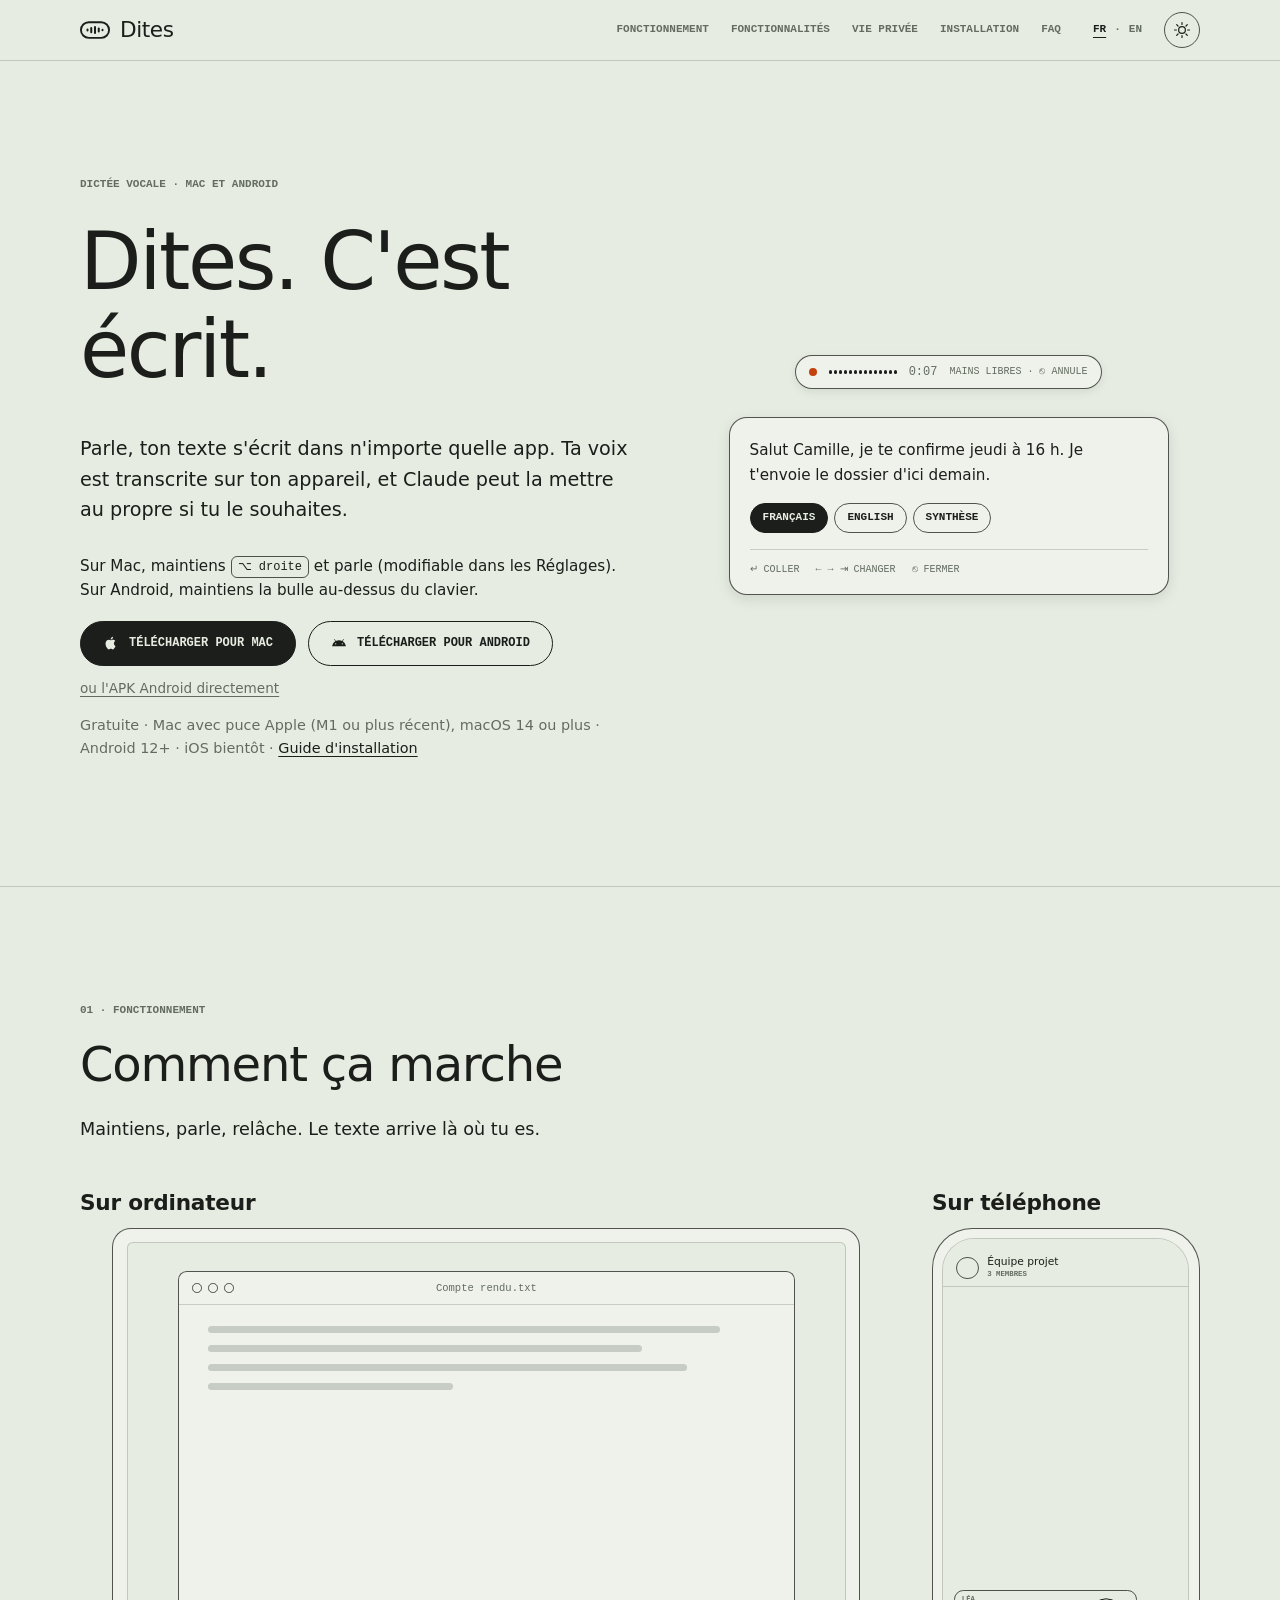
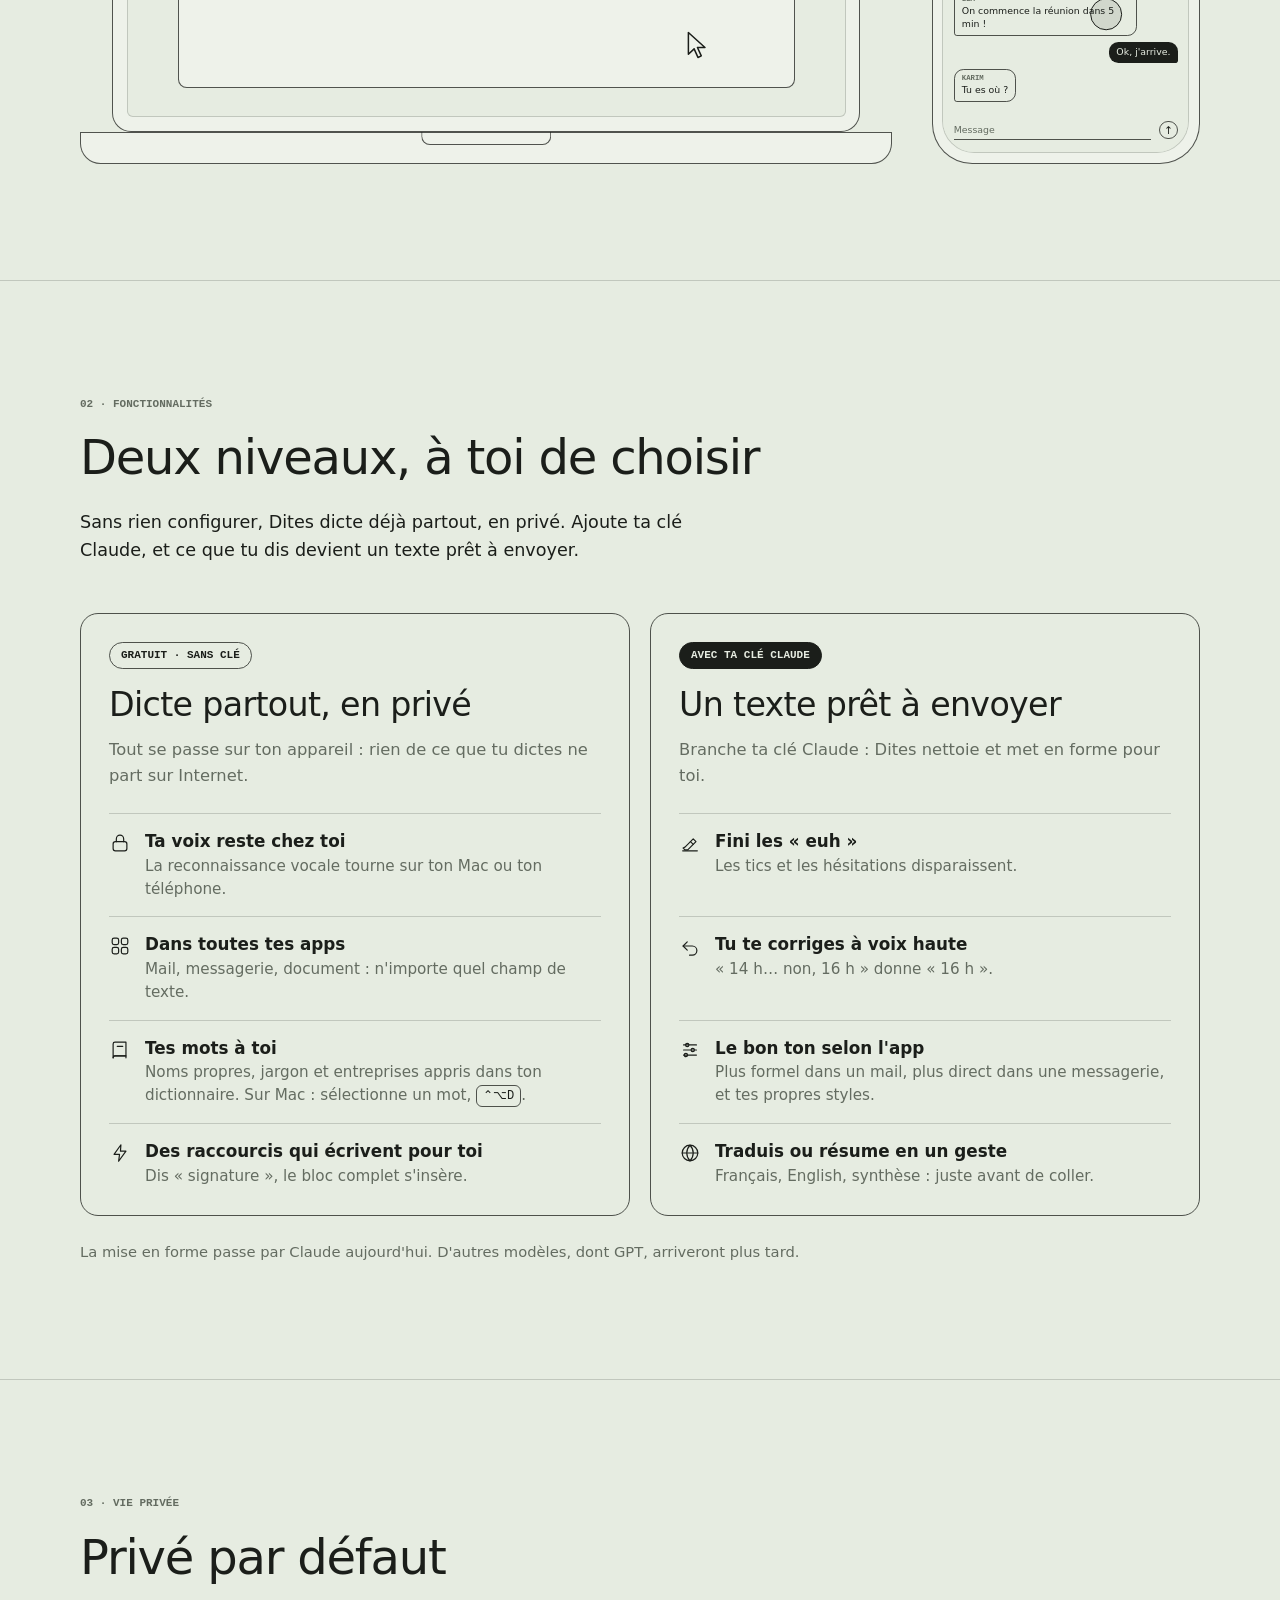
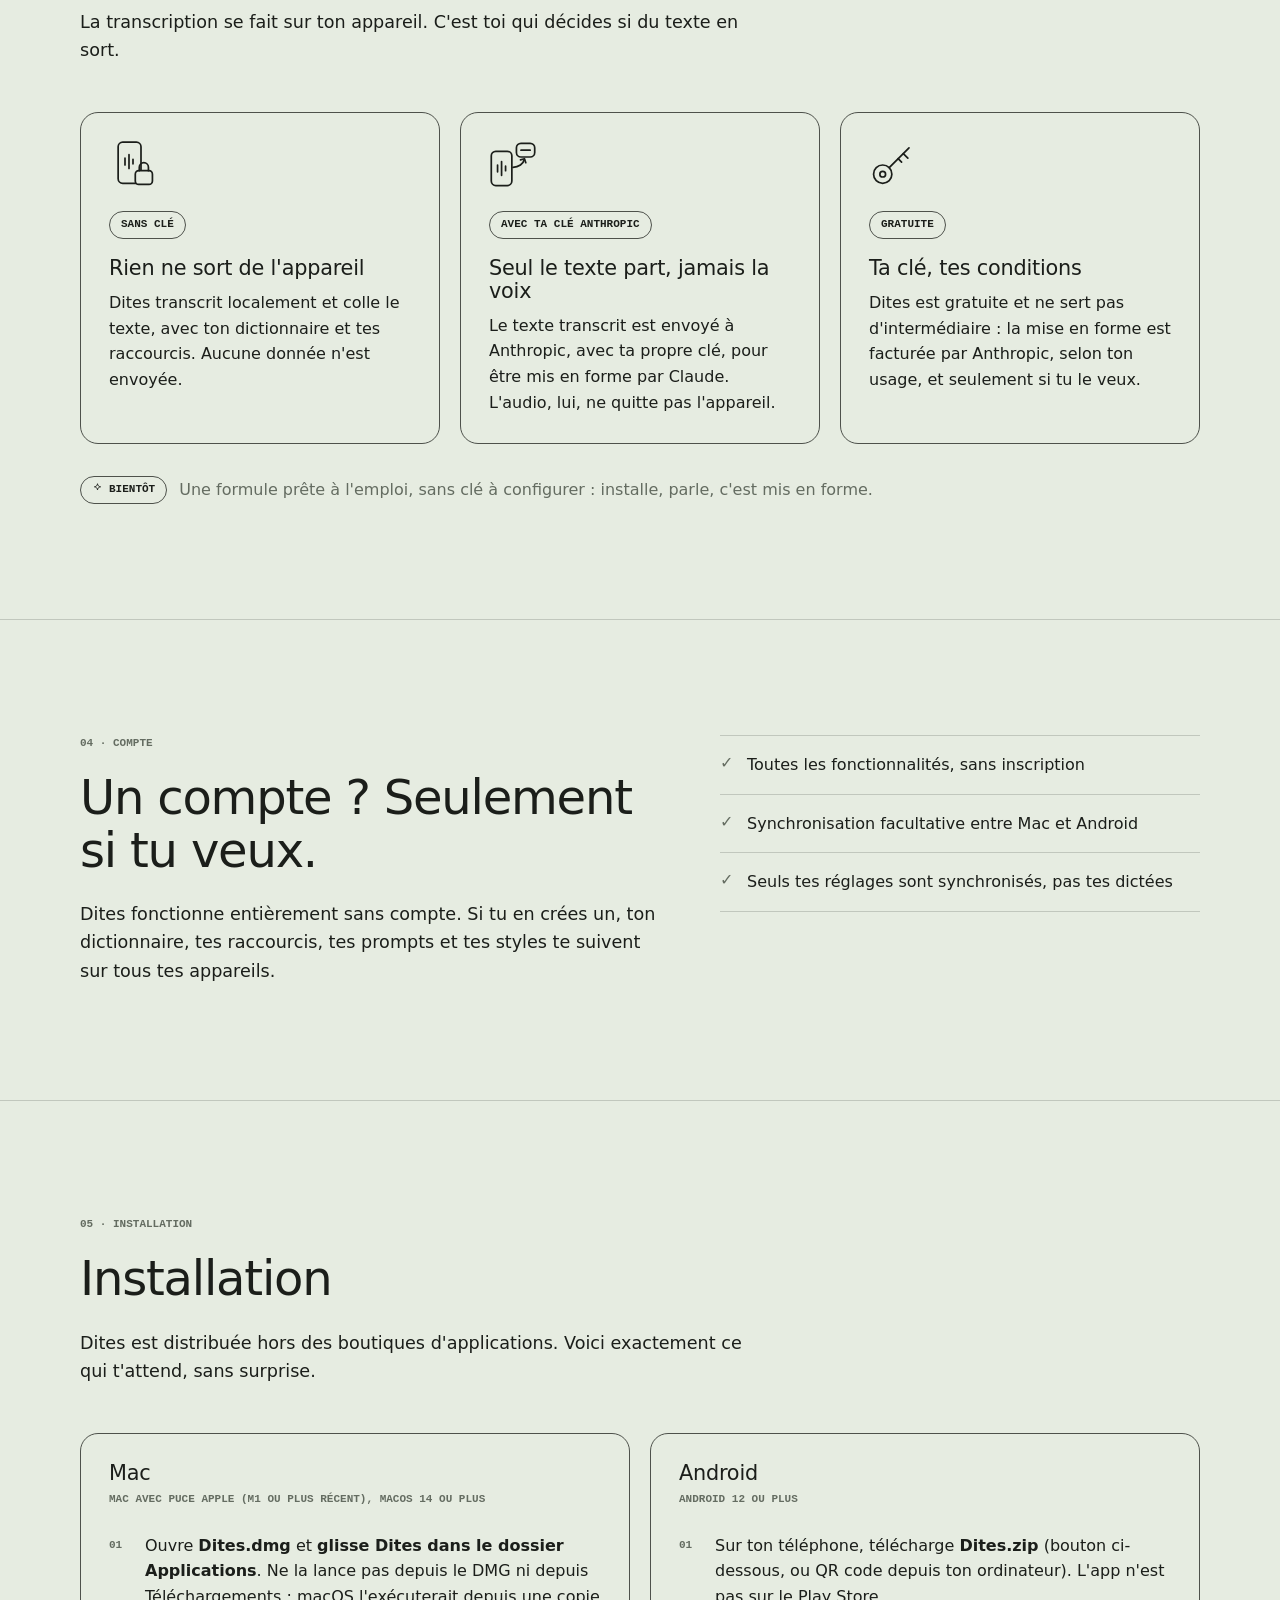
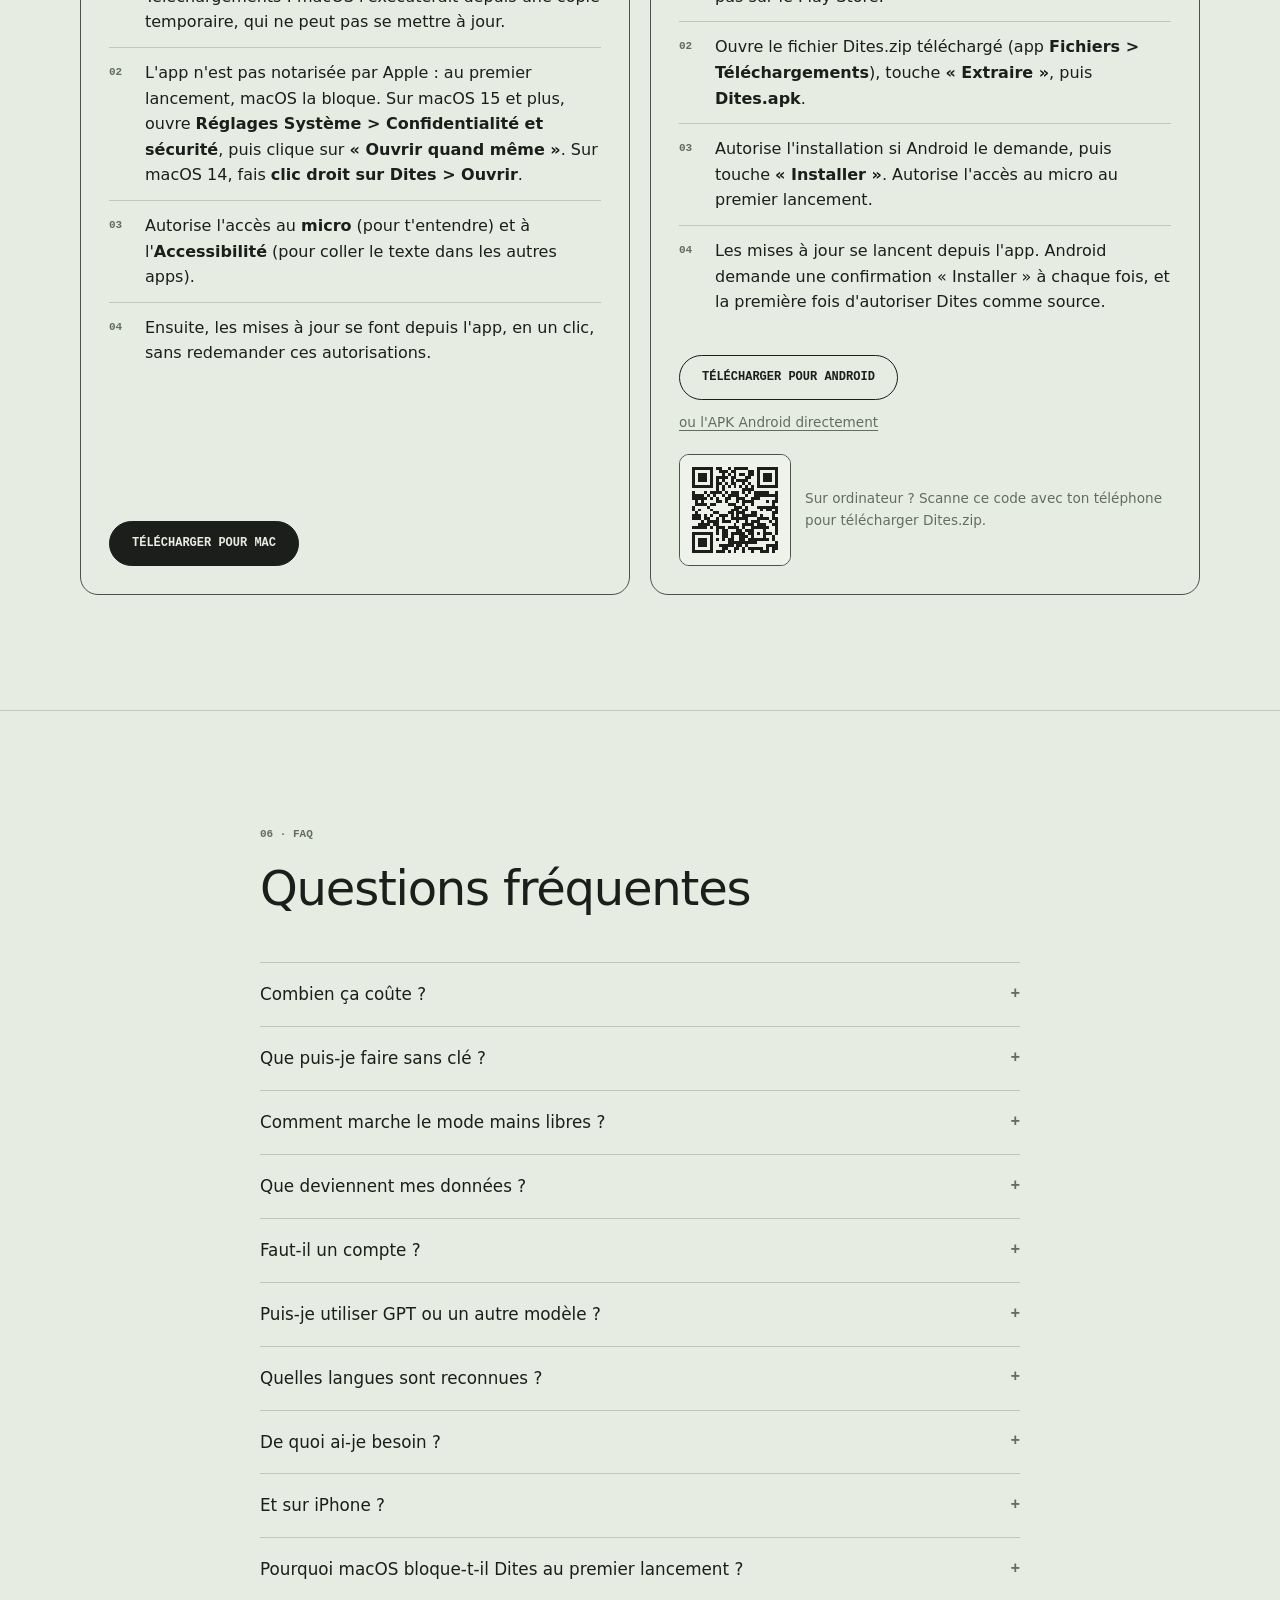
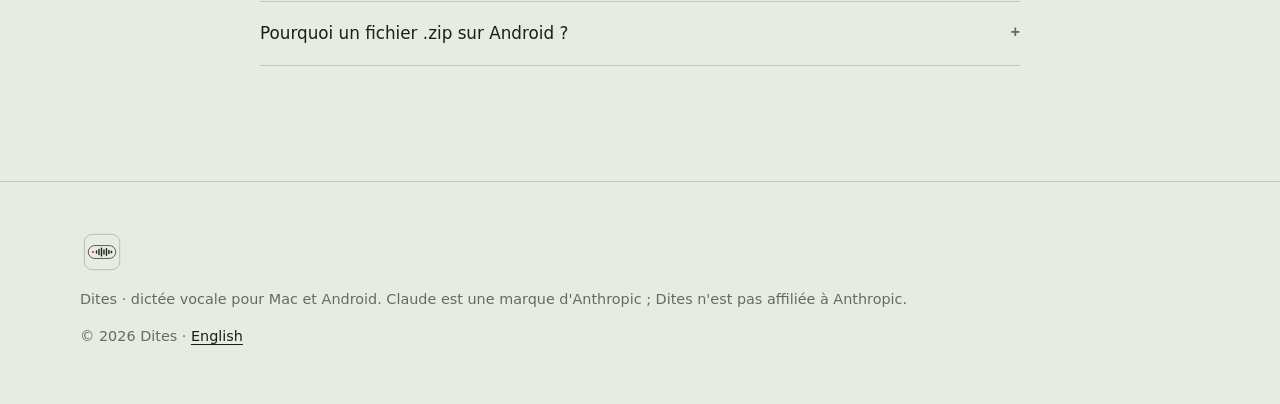
<file: index.html>
<!doctype html>
<html lang="fr">
<head>
  <meta charset="utf-8">
  <meta name="viewport" content="width=device-width, initial-scale=1">
  <title>Dites — la dictée vocale qui écrit pour toi</title>
  <meta name="description" content="Dites transforme ta voix en texte dans n'importe quelle app, sur Mac et Android. Transcription sur l'appareil, mise en forme par Claude en option. Gratuite.">
  <meta name="color-scheme" content="light dark">
  <meta name="theme-color" content="#e6ece1" media="(prefers-color-scheme: light)">
  <meta name="theme-color" content="#141814" media="(prefers-color-scheme: dark)">
  <link rel="icon" href="/assets/img/favicon.svg" type="image/svg+xml">
  <link rel="apple-touch-icon" href="/assets/img/logo.svg">
  <link rel="canonical" href="https://dites.app/">
  <link rel="alternate" hreflang="fr" href="https://dites.app/">
  <link rel="alternate" hreflang="en" href="https://dites.app/en/">
  <link rel="alternate" hreflang="x-default" href="https://dites.app/">
  <meta property="og:title" content="Dites. C'est écrit.">
  <meta property="og:description" content="Parle, ton texte s'écrit dans n'importe quelle app. Dictée vocale pour Mac et Android, transcrite sur ton appareil.">
  <meta property="og:type" content="website">
  <meta property="og:url" content="https://dites.app/">
  <meta property="og:site_name" content="Dites">
  <meta property="og:locale" content="fr_FR">
  <meta property="og:locale:alternate" content="en_US">
  <script>
    try { var t = localStorage.getItem("dites-theme"); if (t) document.documentElement.setAttribute("data-theme", t); } catch (e) {}
  </script>
  <link rel="stylesheet" href="/assets/css/style.css?v=f114d21d">
</head>
<body>
  <a class="skip-link" href="#contenu">Aller au contenu</a>

  <header class="site-header">
    <div class="container header-inner">
      <a class="brand" href="/" aria-label="Dites, accueil">
        <svg class="brand-mark" viewBox="0 0 24 14" aria-hidden="true"><rect x="0.75" y="0.75" width="22.5" height="12.5" rx="6.25" fill="none" stroke="currentColor" stroke-width="1.5"/><g fill="currentColor"><rect x="5.2" y="5.75" width="1.6" height="2.5" rx="0.8"/><rect x="8.2" y="4.5" width="1.6" height="5" rx="0.8"/><rect x="11.2" y="3.75" width="1.6" height="6.5" rx="0.8"/><rect x="14.2" y="5" width="1.6" height="4" rx="0.8"/><rect x="17.2" y="6" width="1.6" height="2" rx="0.8"/></g></svg>
        <span>Dites</span>
      </a>
      <nav aria-label="Navigation principale">
        <ul class="nav-links">
          <li><a href="#fonctionnement">Fonctionnement</a></li>
          <li><a href="#fonctionnalites">Fonctionnalités</a></li>
          <li><a href="#confidentialite">Vie privée</a></li>
          <li><a href="#installation">Installation</a></li>
          <li><a href="#faq">FAQ</a></li>
        </ul>
      </nav>
      <p class="lang-switch" aria-label="Langue">
        <a href="/" lang="fr" hreflang="fr" aria-current="true">FR</a>
        <span aria-hidden="true">·</span>
        <a href="/en/" lang="en" hreflang="en">EN</a>
      </p>
      <button class="theme-toggle" type="button" data-theme-toggle data-label-to-light="Passer en thème clair" data-label-to-dark="Passer en thème sombre" aria-pressed="false" aria-label="Changer de thème">
        <svg class="icon-sun" viewBox="0 0 24 24" aria-hidden="true"><circle cx="12" cy="12" r="4.5"/><path d="M12 2v2.5M12 19.5V22M2 12h2.5M19.5 12H22M4.9 4.9l1.8 1.8M17.3 17.3l1.8 1.8M4.9 19.1l1.8-1.8M17.3 6.7l1.8-1.8"/></svg>
        <svg class="icon-moon" viewBox="0 0 24 24" aria-hidden="true"><path d="M20 14.5A8 8 0 0 1 9.5 4a8 8 0 1 0 10.5 10.5z"/></svg>
      </button>
    </div>
  </header>

  <main id="contenu">
    <!-- 1. Hero -->
    <section class="hero">
      <div class="container hero-grid">
        <div class="hero-text">
          <p class="eyebrow">Dictée vocale · Mac et Android</p>
          <h1>Dites. C'est écrit.</h1>
          <p class="lead">Parle, ton texte s'écrit dans n'importe quelle app. Ta voix est transcrite sur ton appareil, et Claude peut la mettre au propre si tu le souhaites.</p>
          <p class="shortcut-note">Sur Mac, maintiens <span class="key">⌥ droite</span> et parle (modifiable dans les Réglages). Sur Android, maintiens la bulle au-dessus du clavier.</p>
          <div class="cta-row">
            <a class="btn btn-primary" data-download="mac" href="/download/mac">
              <svg viewBox="0 0 24 24" aria-hidden="true"><path d="M16.4 12.6c0-2.4 2-3.5 2-3.6-1.1-1.6-2.8-1.8-3.4-1.8-1.4-.2-2.8.8-3.5.8s-1.8-.8-3-.8C6.9 7.3 5.4 8.2 4.6 9.6c-1.7 2.9-.4 7.2 1.2 9.6.8 1.2 1.7 2.4 2.9 2.4 1.2-.1 1.6-.8 3-.8s1.8.8 3 .8c1.3 0 2.1-1.2 2.8-2.3.9-1.3 1.3-2.6 1.3-2.7 0 0-2.4-.9-2.4-3.9zM14.1 5.5c.6-.8 1.1-1.8 1-2.9-.9 0-2.1.6-2.7 1.4-.6.7-1.1 1.8-1 2.8 1 .1 2.1-.5 2.7-1.3z"/></svg>
              Télécharger pour Mac
            </a>
            <a class="btn btn-secondary" data-download="android" href="/download/android.zip">
              <svg viewBox="0 0 24 24" aria-hidden="true"><path d="M17.6 9.5l1.7-3a.4.4 0 0 0-.7-.4l-1.8 3A10.6 10.6 0 0 0 12 8c-1.7 0-3.3.4-4.8 1.1l-1.8-3a.4.4 0 0 0-.7.4l1.7 3A9.6 9.6 0 0 0 1.5 17h21a9.6 9.6 0 0 0-4.9-7.5zM7 14.2a1 1 0 1 1 0-2 1 1 0 0 1 0 2zm10 0a1 1 0 1 1 0-2 1 1 0 0 1 0 2z"/></svg>
              Télécharger pour Android
            </a>
          </div>
          <p class="apk-alt"><a data-download="android-apk" href="/download/android">ou l'APK Android directement</a></p>
          <ol class="android-steps" aria-label="Après le téléchargement sur Android"><li>Ouvre le fichier <strong>Dites.zip</strong> téléchargé (app Fichiers &gt; Téléchargements).</li><li>Touche « Extraire », puis <strong>Dites.apk</strong>.</li><li>Autorise l'installation si Android le demande, puis « Installer ».</li></ol>
          <p class="android-help">Le téléchargement reste bloqué ? Ouvre cette page dans Chrome (⋮ &gt; Ouvrir dans Chrome).</p>
          <p class="cta-note">Gratuite · Mac avec puce Apple (M1 ou plus récent), macOS 14 ou plus · Android 12+ · iOS bientôt · <a href="#installation">Guide d'installation</a></p>
        </div>

        <!-- Pilule d'enregistrement et bulle d'options, reproduites de l'app en HTML/CSS. -->
        <div class="hero-visual" aria-hidden="true">
          <div class="pill">
            <span class="rec-dot"></span>
            <span class="level"><i></i><i></i><i></i><i></i><i></i><i></i><i></i><i></i><i></i><i></i><i></i><i></i><i></i><i></i></span>
            <span class="timer">0:07</span>
            <span class="hint">Mains libres · ⎋ annule</span>
          </div>
          <div class="bubble">
            <p class="bubble-text">Salut Camille, je te confirme jeudi à 16 h. Je t'envoie le dossier d'ici demain.</p>
            <ul class="chips">
              <li class="chip is-selected">Français</li>
              <li class="chip">English</li>
              <li class="chip">Synthèse</li>
            </ul>
            <div class="bubble-foot">
              <span class="hint">↵ Coller</span>
              <span class="hint">← → ⇥ Changer</span>
              <span class="hint">⎋ Fermer</span>
            </div>
          </div>
        </div>
      </div>
    </section>

    <!-- 2. Comment ça marche : démos animées (HTML/CSS, séquencées par assets/js/demos.js) -->
    <section id="fonctionnement" class="section">
      <div class="container">
        <div class="section-head">
          <span class="label">01 · Fonctionnement</span>
          <h2>Comment ça marche</h2>
          <p class="section-lead">Maintiens, parle, relâche. Le texte arrive là où tu es.</p>
        </div>
        <div class="demos">
          <figure class="demo" data-demo role="group" aria-label="Démo animée sur Mac : un clic dans un document, la touche Option droite maintenue, la pilule d'enregistrement pendant que tu parles, puis la bulle d'options qui propose le texte propre en français, en anglais ou en synthèse, et le texte collé dans le document.">
            <h3 class="demo-title">Sur ordinateur</h3>
            <div class="demo-stage mac-stage" aria-hidden="true">
              <div class="mac">
                <div class="mac-screen">
                  <div class="mac-display">
                    <div class="win">
                      <div class="win-bar"><span></span><span></span><span></span><em>Compte rendu.txt</em><b class="win-key">⌥ droite</b></div>
                      <div class="doc">
                        <i class="doc-l" style="width:92%"></i><i class="doc-l" style="width:78%"></i><i class="doc-l" style="width:86%"></i><i class="doc-l" style="width:44%"></i>
                        <p class="doc-live"><span class="doc-insert">On se voit mardi à 16 h pour le point budget.</span><span class="caret"></span></p>
                      </div>
                    </div>
                    <div class="demo-raw"><span class="raw-label">Tu dis</span>« euh donc on se voit mardi à 14h… non plutôt 16h pour le point budget hein »</div>
                    <div class="demo-pill">
                      <span class="rec-dot"></span>
                      <span class="demo-level"><i></i><i></i><i></i><i></i><i></i><i></i><i></i><i></i><i></i><i></i><i></i><i></i><i></i><i></i></span>
                      <span class="demo-timer" data-timer>0:00</span>
                      <span class="demo-proc">Mise en forme…</span>
                    </div>
                    <div class="demo-options">
                      <div class="opt-texts"><p class="t1">On se voit mardi à 16 h pour le point budget.</p><p class="t2">Let's meet Tuesday at 4 pm for the budget review.</p><p class="t3">Point budget : mardi, 16 h.</p></div>
                      <div class="opt-chips"><span class="chip c1">Français</span><span class="chip c2">English</span><span class="chip c3">Synthèse</span></div>
                      <div class="opt-foot"><span><b class="dk dk-enter">↵</b>Coller</span><span><b class="dk">←</b><b class="dk">→</b><b class="dk dk-tab">⇥</b>Changer</span><span><b class="dk">⎋</b>Fermer</span></div>
                    </div>
                    <svg class="mouse" viewBox="0 0 16 22"><path d="M1 1v17l4.5-4.2 3 6.7 2.6-1.2-3-6.6H14z"/></svg>
                    <span class="click-ring"></span>
                  </div>
                </div>
                <div class="mac-base"></div>
              </div>
            </div>
            <ol class="demo-steps sr-only">
              <li data-on="mouse" data-ms="1100">Le curseur de la souris va dans le document.</li>
              <li data-on="mouse m-doc click caret" data-ms="1000">Clic : le curseur texte clignote.</li>
              <li data-on="mouse m-doc caret key" data-ms="1000">Tu maintiens ⌥ droite.</li>
              <li data-on="caret key pill rec" data-ms="1400">La pilule d'enregistrement apparaît : tu parles.</li>
              <li data-on="caret key pill rec raw" data-ms="2400">Ce que tu dis, tel quel : « euh donc on se voit mardi à 14h… non plutôt 16h pour le point budget hein ».</li>
              <li data-on="caret keyup pill proc raw" data-ms="1300">Tu relâches la touche : mise en forme…</li>
              <li data-on="caret options sel-1" data-ms="1800" data-static>La bulle d'options propose le texte propre : « On se voit mardi à 16 h pour le point budget. »</li>
              <li data-on="caret options sel-2 tab" data-ms="1600">⇥ : la version anglaise, « Let's meet Tuesday at 4 pm for the budget review. »</li>
              <li data-on="caret options sel-3 tab" data-ms="1500">⇥ : la synthèse, « Point budget : mardi, 16 h. »</li>
              <li data-on="caret options sel-1 tab" data-ms="1200">⇥ : retour au français.</li>
              <li data-on="caret options sel-1 enter" data-ms="700">↵ : coller.</li>
              <li data-on="caret inserted" data-ms="2600">Le texte s'écrit dans le document, à l'emplacement du curseur.</li>
            </ol>
          </figure>

          <figure class="demo" data-demo role="group" aria-label="Démo animée sur Android : un doigt touche le champ d'une conversation, la bulle Dites apparaît au-dessus du clavier, on la maintient pour parler, puis le panneau de relecture propose le texte propre, qui est inséré puis envoyé.">
            <h3 class="demo-title">Sur téléphone</h3>
            <div class="demo-stage phone-stage" aria-hidden="true">
              <div class="phone">
                <div class="phone-screen">
                  <div class="chat-head"><span class="avatar"></span><span><b>Équipe projet</b><small>3 membres</small></span></div>
                  <div class="chat-body">
                    <div class="chat-msgs"><p class="msg msg-in"><span class="msg-who">Léa</span>On commence la réunion dans 5 min !</p><p class="msg msg-out">Ok, j'arrive.</p><p class="msg msg-in"><span class="msg-who">Karim</span>Tu es où ?</p><p class="msg msg-out msg-new">Je suis en retard de 10 minutes, commencez sans moi !</p></div>
                    <div class="chat-input"><span class="field"><span class="ph">Message</span><span class="field-text">Je suis en retard de 10 minutes, commencez sans moi !</span><span class="caret"></span></span><span class="send">↑</span></div>
                  </div>
                  <div class="kbd"><i></i><i></i><i></i><i></i><i></i><i></i><i></i><i></i><i></i><i></i><i></i><i></i><i></i><i></i><i></i><i></i><i></i><i></i><i></i><i></i><i></i><i></i><i></i><i></i><i></i><i></i><i></i><i></i><i></i><i></i></div>
                  <div class="droid-raw"><span class="raw-label">Tu dis</span>« ouais je suis en retard de dix minutes euh commencez sans moi »</div>
                  <div class="droid-bubble demo-droid"><span class="droid-dot"></span><span class="droid-bars"><i></i><i></i><i></i><i></i><i></i><i></i><i></i></span></div>
                  <div class="droid-panel">
                    <p class="panel-text">Je suis en retard de 10 minutes, commencez sans moi !</p>
                    <div class="opt-chips"><span class="chip c1">Français</span><span class="chip c2">English</span><span class="chip c3">Synthèse</span></div>
                    <span class="panel-insert">Insérer</span>
                  </div>
                  <span class="finger"></span>
                </div>
              </div>
            </div>
            <ol class="demo-steps sr-only">
              <li data-on="finger" data-ms="1000">Une conversation est ouverte.</li>
              <li data-on="finger f-field press kbd caret" data-ms="1000">Le doigt touche le champ de saisie : le clavier s'ouvre.</li>
              <li data-on="kbd caret bubble" data-ms="1100">La bulle Dites flotte au-dessus du clavier.</li>
              <li data-on="kbd caret bubble finger f-bubble press rec" data-ms="1200">Tu maintiens la bulle : elle passe en enregistrement.</li>
              <li data-on="kbd caret bubble finger f-bubble press rec raw" data-ms="2400">Ce que tu dis, tel quel : « ouais je suis en retard de dix minutes euh commencez sans moi ».</li>
              <li data-on="kbd caret bubble proc raw" data-ms="1200">Tu relâches : mise en forme…</li>
              <li data-on="kbd caret panel" data-ms="1300">Le panneau de relecture affiche le texte propre : « Je suis en retard de 10 minutes, commencez sans moi ! »</li>
              <li data-on="kbd caret panel sel-1" data-ms="1100">Tu choisis une option.</li>
              <li data-on="kbd caret panel sel-1 finger f-insert press" data-ms="900">Tu touches « Insérer ».</li>
              <li data-on="kbd field-text" data-ms="1200">Le texte arrive dans le champ.</li>
              <li data-on="kbd sent" data-ms="2600" data-static>Le message part dans la conversation.</li>
            </ol>
          </figure>
        </div>
      </div>
    </section>

    <!-- 3. Fonctionnalités : deux niveaux -->
    <section id="fonctionnalites" class="section">
      <div class="container">
        <div class="section-head">
          <span class="label">02 · Fonctionnalités</span>
          <h2>Deux niveaux, à toi de choisir</h2>
          <p class="section-lead">Sans rien configurer, Dites dicte déjà partout, en privé. Ajoute ta clé Claude, et ce que tu dis devient un texte prêt à envoyer.</p>
        </div>
        <div class="tiers">
          <article class="card tier">
            <p class="tag">Gratuit · sans clé</p>
            <h3 class="tier-title">Dicte partout, en privé</h3>
            <p class="tier-lead">Tout se passe sur ton appareil : rien de ce que tu dictes ne part sur Internet.</p>
            <ul class="benefits">
              <li><svg class="benefit-icon" viewBox="0 0 24 24" aria-hidden="true"><rect x="4.5" y="10.5" width="15" height="10" rx="2.5"/><path d="M8 10.5V7.5a4 4 0 0 1 8 0v3"/></svg><div><h4>Ta voix reste chez toi</h4><p>La reconnaissance vocale tourne sur ton Mac ou ton téléphone.</p></div></li>
              <li><svg class="benefit-icon" viewBox="0 0 24 24" aria-hidden="true"><rect x="3.5" y="3.5" width="7" height="7" rx="2"/><rect x="13.5" y="3.5" width="7" height="7" rx="2"/><rect x="3.5" y="13.5" width="7" height="7" rx="2"/><rect x="13.5" y="13.5" width="7" height="7" rx="2"/></svg><div><h4>Dans toutes tes apps</h4><p>Mail, messagerie, document : n'importe quel champ de texte.</p></div></li>
              <li><svg class="benefit-icon" viewBox="0 0 24 24" aria-hidden="true"><path d="M4.5 5.5a2 2 0 0 1 2-2h12v15h-12a2 2 0 0 0-2 2z"/><path d="M4.5 20.5a2 2 0 0 1 2-2h12v2"/><path d="M9 8h6"/></svg><div><h4>Tes mots à toi</h4><p>Noms propres, jargon et entreprises appris dans ton dictionnaire. Sur Mac : sélectionne un mot, <span class="key">⌃⌥D</span>.</p></div></li>
              <li><svg class="benefit-icon" viewBox="0 0 24 24" aria-hidden="true"><path d="M13 3 5.5 13.5h6L10.5 21 18.5 10h-6z"/></svg><div><h4>Des raccourcis qui écrivent pour toi</h4><p>Dis « signature », le bloc complet s'insère.</p></div></li>
            </ul>
          </article>
          <article class="card tier">
            <p class="tag tag-filled">Avec ta clé Claude</p>
            <h3 class="tier-title">Un texte prêt à envoyer</h3>
            <p class="tier-lead">Branche ta clé Claude : Dites nettoie et met en forme pour toi.</p>
            <ul class="benefits">
              <li><svg class="benefit-icon" viewBox="0 0 24 24" aria-hidden="true"><path d="M4 20.5h16"/><path d="m6.5 16.5 9-9 3 3-9 9h-3l-2-2z"/><path d="m12.5 10.5 3 3"/></svg><div><h4>Fini les « euh »</h4><p>Les tics et les hésitations disparaissent.</p></div></li>
              <li><svg class="benefit-icon" viewBox="0 0 24 24" aria-hidden="true"><path d="M9 7.5 4.5 12 9 16.5"/><path d="M4.5 12h10a5 5 0 0 1 0 10h-3"/></svg><div><h4>Tu te corriges à voix haute</h4><p>« 14 h… non, 16 h » donne « 16 h ».</p></div></li>
              <li><svg class="benefit-icon" viewBox="0 0 24 24" aria-hidden="true"><path d="M5 6.5h14M5 12h14M5 17.5h14"/><circle cx="9" cy="6.5" r="1.8"/><circle cx="15" cy="12" r="1.8"/><circle cx="7.5" cy="17.5" r="1.8"/></svg><div><h4>Le bon ton selon l'app</h4><p>Plus formel dans un mail, plus direct dans une messagerie, et tes propres styles.</p></div></li>
              <li><svg class="benefit-icon" viewBox="0 0 24 24" aria-hidden="true"><circle cx="12" cy="12" r="8.5"/><path d="M3.5 12h17"/><path d="M12 3.5c2.4 2.4 3.5 5.2 3.5 8.5s-1.1 6.1-3.5 8.5c-2.4-2.4-3.5-5.2-3.5-8.5s1.1-6.1 3.5-8.5z"/></svg><div><h4>Traduis ou résume en un geste</h4><p>Français, English, synthèse : juste avant de coller.</p></div></li>
            </ul>
          </article>
        </div>
        <p class="tier-note">La mise en forme passe par Claude aujourd'hui. D'autres modèles, dont GPT, arriveront plus tard.</p>

      </div>
    </section>

    <!-- 4. Vie privée -->
    <section id="confidentialite" class="section">
      <div class="container">
        <div class="section-head">
          <span class="label">03 · Vie privée</span>
          <h2>Privé par défaut</h2>
          <p class="section-lead">La transcription se fait sur ton appareil. C'est toi qui décides si du texte en sort.</p>
        </div>
        <div class="privacy-grid">
          <article class="card">
            <svg class="privacy-icon" viewBox="3 3 42 42" aria-hidden="true"><rect x="11" y="4" width="20" height="36" rx="4"/><path d="M17 18v6M20.5 15v12M24 19v4"/><rect class="mask" x="26" y="29" width="15" height="12" rx="3"/><path d="M29.5 29v-3a4 4 0 0 1 8 0v3"/></svg>
            <p class="tag">Sans clé</p>
            <h3>Rien ne sort de l'appareil</h3>
            <p>Dites transcrit localement et colle le texte, avec ton dictionnaire et tes raccourcis. Aucune donnée n'est envoyée.</p>
          </article>
          <article class="card">
            <svg class="privacy-icon" viewBox="3 3 42 42" aria-hidden="true"><rect x="5" y="12" width="18" height="30" rx="4"/><path d="M10.5 24v6M14 21v12M17.5 25v4"/><rect x="27" y="5" width="16" height="12" rx="4"/><path d="M31 11h8"/><path d="M24 26c5 0 9-3 10-7"/><path d="M30.5 19.5 34 18.5l1.2 3.5"/></svg>
            <p class="tag">Avec ta clé Anthropic</p>
            <h3>Seul le texte part, jamais la voix</h3>
            <p>Le texte transcrit est envoyé à Anthropic, avec ta propre clé, pour être mis en forme par Claude. L'audio, lui, ne quitte pas l'appareil.</p>
          </article>
          <article class="card">
            <svg class="privacy-icon" viewBox="3 3 42 42" aria-hidden="true"><circle cx="15" cy="32" r="8"/><path d="M20.7 26.3 38 9"/><path d="m33 14 4 4M28.5 18.5l3 3"/><circle cx="15" cy="32" r="2.5"/></svg>
            <p class="tag">Gratuite</p>
            <h3>Ta clé, tes conditions</h3>
            <p>Dites est gratuite et ne sert pas d'intermédiaire : la mise en forme est facturée par Anthropic, selon ton usage, et seulement si tu le veux.</p>
          </article>
        </div>
        <p class="soon"><span class="tag"><svg class="soon-icon" viewBox="0 0 16 16" aria-hidden="true"><path d="M8 2.5c.4 2.6 1.4 3.9 4.5 4.5-3.1.6-4.1 1.9-4.5 4.5-.4-2.6-1.4-3.9-4.5-4.5 3.1-.6 4.1-1.9 4.5-4.5z"/></svg>Bientôt</span> Une formule prête à l'emploi, sans clé à configurer : installe, parle, c'est mis en forme.</p>
      </div>
    </section>

    <!-- 5. Compte facultatif -->
    <section id="compte" class="section">
      <div class="container split">
        <div class="section-head">
          <span class="label">04 · Compte</span>
          <h2>Un compte ? Seulement si tu veux.</h2>
          <p class="section-lead">Dites fonctionne entièrement sans compte. Si tu en crées un, ton dictionnaire, tes raccourcis, tes prompts et tes styles te suivent sur tous tes appareils.</p>
        </div>
        <ul class="checklist">
          <li>Toutes les fonctionnalités, sans inscription</li>
          <li>Synchronisation facultative entre Mac et Android</li>
          <li>Seuls tes réglages sont synchronisés, pas tes dictées</li>
        </ul>
      </div>
    </section>

    <!-- 6. Installation -->
    <section id="installation" class="section">
      <div class="container">
        <div class="section-head">
          <span class="label">05 · Installation</span>
          <h2>Installation</h2>
          <p class="section-lead">Dites est distribuée hors des boutiques d'applications. Voici exactement ce qui t'attend, sans surprise.</p>
        </div>
        <div class="install-grid">
          <article class="card install-card">
            <h3>Mac</h3>
            <p class="install-req">Mac avec puce Apple (M1 ou plus récent), macOS 14 ou plus</p>
            <ol class="install-steps">
              <li>Ouvre <strong>Dites.dmg</strong> et <strong>glisse Dites dans le dossier Applications</strong>. Ne la lance pas depuis le DMG ni depuis Téléchargements : macOS l'exécuterait depuis une copie temporaire, qui ne peut pas se mettre à jour.</li>
              <li>L'app n'est pas notarisée par Apple : au premier lancement, macOS la bloque. Sur macOS 15 et plus, ouvre <strong>Réglages Système &gt; Confidentialité et sécurité</strong>, puis clique sur <strong>« Ouvrir quand même »</strong>. Sur macOS 14, fais <strong>clic droit sur Dites &gt; Ouvrir</strong>.</li>
              <li>Autorise l'accès au <strong>micro</strong> (pour t'entendre) et à l'<strong>Accessibilité</strong> (pour coller le texte dans les autres apps).</li>
              <li>Ensuite, les mises à jour se font depuis l'app, en un clic, sans redemander ces autorisations.</li>
            </ol>
            <a class="btn btn-primary" data-download="mac" href="/download/mac">Télécharger pour Mac</a>
          </article>
          <article class="card install-card">
            <h3>Android</h3>
            <p class="install-req">Android 12 ou plus</p>
            <ol class="install-steps">
              <li>Sur ton téléphone, télécharge <strong>Dites.zip</strong> (bouton ci-dessous, ou QR code depuis ton ordinateur). L'app n'est pas sur le Play Store.</li>
              <li>Ouvre le fichier Dites.zip téléchargé (app <strong>Fichiers &gt; Téléchargements</strong>), touche <strong>« Extraire »</strong>, puis <strong>Dites.apk</strong>.</li>
              <li>Autorise l'installation si Android le demande, puis touche <strong>« Installer »</strong>. Autorise l'accès au micro au premier lancement.</li>
              <li>Les mises à jour se lancent depuis l'app. Android demande une confirmation « Installer » à chaque fois, et la première fois d'autoriser Dites comme source.</li>
            </ol>
            <a class="btn btn-secondary" data-download="android" href="/download/android.zip">Télécharger pour Android</a>
            <p class="apk-alt"><a data-download="android-apk" href="/download/android">ou l'APK Android directement</a></p>
            <figure class="qr"><svg class="qr-code" viewBox="0 0 37 37" role="img" aria-label="QR code vers https://dites.app/download/android.zip" shape-rendering="crispEdges"><rect width="37" height="37" fill="#eef2ea"/><path fill="#1b1e1a" d="M4 4h7v1h-7zM12 4h2v1h-2zM16 4h1v1h-1zM18 4h5v1h-5zM26 4h7v1h-7zM4 5h1v1h-1zM10 5h1v1h-1zM13 5h3v1h-3zM17 5h2v1h-2zM23 5h2v1h-2zM26 5h1v1h-1zM32 5h1v1h-1zM4 6h1v1h-1zM6 6h3v1h-3zM10 6h1v1h-1zM14 6h1v1h-1zM16 6h1v1h-1zM18 6h1v1h-1zM20 6h2v1h-2zM23 6h2v1h-2zM26 6h1v1h-1zM28 6h3v1h-3zM32 6h1v1h-1zM4 7h1v1h-1zM6 7h3v1h-3zM10 7h1v1h-1zM12 7h4v1h-4zM17 7h2v1h-2zM22 7h2v1h-2zM26 7h1v1h-1zM28 7h3v1h-3zM32 7h1v1h-1zM4 8h1v1h-1zM6 8h3v1h-3zM10 8h1v1h-1zM12 8h1v1h-1zM14 8h1v1h-1zM17 8h1v1h-1zM19 8h4v1h-4zM26 8h1v1h-1zM28 8h3v1h-3zM32 8h1v1h-1zM4 9h1v1h-1zM10 9h1v1h-1zM12 9h2v1h-2zM15 9h1v1h-1zM17 9h2v1h-2zM21 9h1v1h-1zM23 9h1v1h-1zM26 9h1v1h-1zM32 9h1v1h-1zM4 10h7v1h-7zM12 10h1v1h-1zM14 10h1v1h-1zM16 10h1v1h-1zM18 10h1v1h-1zM20 10h1v1h-1zM22 10h1v1h-1zM24 10h1v1h-1zM26 10h7v1h-7zM12 11h1v1h-1zM14 11h1v1h-1zM21 11h4v1h-4zM4 12h1v1h-1zM8 12h1v1h-1zM10 12h4v1h-4zM15 12h1v1h-1zM17 12h3v1h-3zM21 12h1v1h-1zM23 12h1v1h-1zM25 12h5v1h-5zM32 12h1v1h-1zM4 13h4v1h-4zM9 13h1v1h-1zM11 13h1v1h-1zM14 13h1v1h-1zM16 13h4v1h-4zM22 13h1v1h-1zM25 13h8v1h-8zM4 14h5v1h-5zM10 14h1v1h-1zM12 14h1v1h-1zM15 14h2v1h-2zM19 14h3v1h-3zM24 14h3v1h-3zM32 14h1v1h-1zM5 15h1v1h-1zM7 15h1v1h-1zM12 15h2v1h-2zM15 15h1v1h-1zM19 15h1v1h-1zM21 15h4v1h-4zM29 15h1v1h-1zM31 15h2v1h-2zM5 16h4v1h-4zM10 16h2v1h-2zM16 16h3v1h-3zM21 16h1v1h-1zM24 16h1v1h-1zM31 16h1v1h-1zM4 17h1v1h-1zM9 17h1v1h-1zM18 17h3v1h-3zM22 17h1v1h-1zM26 17h7v1h-7zM4 18h1v1h-1zM6 18h1v1h-1zM10 18h1v1h-1zM17 18h3v1h-3zM21 18h2v1h-2zM27 18h1v1h-1zM29 18h2v1h-2zM32 18h1v1h-1zM5 19h1v1h-1zM11 19h2v1h-2zM16 19h2v1h-2zM19 19h3v1h-3zM24 19h2v1h-2zM31 19h2v1h-2zM4 20h3v1h-3zM8 20h1v1h-1zM10 20h1v1h-1zM13 20h3v1h-3zM17 20h1v1h-1zM19 20h1v1h-1zM21 20h5v1h-5zM27 20h1v1h-1zM31 20h1v1h-1zM4 21h3v1h-3zM8 21h2v1h-2zM12 21h1v1h-1zM14 21h1v1h-1zM17 21h6v1h-6zM26 21h4v1h-4zM31 21h2v1h-2zM7 22h1v1h-1zM9 22h4v1h-4zM14 22h3v1h-3zM19 22h1v1h-1zM22 22h1v1h-1zM24 22h3v1h-3zM30 22h1v1h-1zM32 22h1v1h-1zM6 23h4v1h-4zM11 23h2v1h-2zM18 23h1v1h-1zM21 23h4v1h-4zM26 23h3v1h-3zM31 23h2v1h-2zM4 24h5v1h-5zM10 24h1v1h-1zM12 24h3v1h-3zM16 24h4v1h-4zM21 24h1v1h-1zM24 24h6v1h-6zM32 24h1v1h-1zM12 25h1v1h-1zM14 25h2v1h-2zM19 25h2v1h-2zM22 25h3v1h-3zM28 25h1v1h-1zM32 25h1v1h-1zM4 26h7v1h-7zM12 26h1v1h-1zM14 26h2v1h-2zM17 26h5v1h-5zM23 26h2v1h-2zM26 26h1v1h-1zM28 26h3v1h-3zM32 26h1v1h-1zM4 27h1v1h-1zM10 27h1v1h-1zM14 27h2v1h-2zM17 27h1v1h-1zM20 27h3v1h-3zM24 27h1v1h-1zM28 27h1v1h-1zM31 27h1v1h-1zM4 28h1v1h-1zM6 28h3v1h-3zM10 28h1v1h-1zM12 28h1v1h-1zM14 28h1v1h-1zM16 28h2v1h-2zM20 28h2v1h-2zM23 28h7v1h-7zM31 28h1v1h-1zM4 29h1v1h-1zM6 29h3v1h-3zM10 29h1v1h-1zM16 29h10v1h-10zM32 29h1v1h-1zM4 30h1v1h-1zM6 30h3v1h-3zM10 30h1v1h-1zM13 30h5v1h-5zM19 30h2v1h-2zM22 30h1v1h-1zM29 30h4v1h-4zM4 31h1v1h-1zM10 31h1v1h-1zM14 31h2v1h-2zM18 31h2v1h-2zM21 31h1v1h-1zM23 31h5v1h-5zM29 31h1v1h-1zM31 31h2v1h-2zM4 32h7v1h-7zM12 32h3v1h-3zM16 32h1v1h-1zM18 32h1v1h-1zM21 32h1v1h-1zM24 32h1v1h-1zM27 32h3v1h-3zM31 32h1v1h-1z"/></svg><figcaption>Sur ordinateur ? Scanne ce code avec ton téléphone pour télécharger Dites.zip.</figcaption></figure>
          </article>
        </div>
      </div>
    </section>

    <!-- 7. FAQ -->
    <section id="faq" class="section">
      <div class="container narrow">
        <div class="section-head">
          <span class="label">06 · FAQ</span>
          <h2>Questions fréquentes</h2>
        </div>
        <div class="faq">
          <details>
            <summary>Combien ça coûte ?</summary>
            <p>Dites est gratuite. La mise en forme par Claude est facultative : elle utilise ta propre clé Anthropic, facturée directement par Anthropic selon ton usage. Sans clé, tu ne paies rien. Une formule prête à l'emploi, sans clé à configurer, arrivera plus tard.</p>
          </details>
          <details>
            <summary>Que puis-je faire sans clé ?</summary>
            <p>L'essentiel : transcription sur l'appareil, ponctuation et majuscules de base, dictionnaire personnel et raccourcis de texte. La clé ajoute la suppression des tics, les corrections à voix haute, la mise en forme, les styles, la traduction et le résumé.</p>
          </details>
          <details>
            <summary>Comment marche le mode mains libres ?</summary>
            <p>Tapote ton raccourci, <span class="key">⌥ droite</span> par défaut (relâche-le en moins de 0,3 s) : l'enregistrement continue sans que tu aies à tenir la touche. Appuie de nouveau pour terminer, ou sur <span class="key">⎋</span> pour annuler. Sur Android, tapote la bulle au-dessus du clavier.</p>
          </details>
          <details>
            <summary>Que deviennent mes données ?</summary>
            <p>Ta voix est transcrite sur l'appareil et l'audio n'est jamais envoyé. Sans clé, aucune donnée ne sort. Avec ta clé Anthropic, seul le texte transcrit est envoyé à Anthropic pour la mise en forme. Le compte, facultatif, ne synchronise que tes réglages : dictionnaire, raccourcis, prompts et styles.</p>
          </details>
          <details>
            <summary>Faut-il un compte ?</summary>
            <p>Non. Dites fonctionne entièrement sans compte. Un compte facultatif synchronise ton dictionnaire, tes raccourcis, tes prompts et tes styles entre tes appareils ; ta clé API et ton historique restent sur chaque appareil.</p>
          </details>
          <details>
            <summary>Puis-je utiliser GPT ou un autre modèle ?</summary>
            <p>Pas encore : la mise en forme passe aujourd'hui par Claude, d'Anthropic. D'autres modèles, dont GPT, arriveront plus tard.</p>
          </details>
          <details>
            <summary>Quelles langues sont reconnues ?</summary>
            <p>Dites est pensée d'abord pour le français. La reconnaissance vocale comprend aussi l'anglais et de nombreuses autres langues.</p>
          </details>
          <details>
            <summary>De quoi ai-je besoin ?</summary>
            <p>Sur Mac : un Mac avec puce Apple (M1 ou plus récent), macOS 14 ou plus. Les Mac Intel ne sont pas pris en charge pour l'instant. Sur Android : Android 12 ou plus. Et un micro.</p>
          </details>
          <details>
            <summary>Et sur iPhone ?</summary>
            <p>La version iOS est en préparation.</p>
          </details>
          <details>
            <summary>Pourquoi macOS bloque-t-il Dites au premier lancement ?</summary>
            <p>Dites n'est pas notarisée par Apple : il faudrait un compte développeur Apple payant. L'app est signée, et chaque mise à jour est vérifiée par l'app avant d'être installée. Tu ne l'autorises qu'une fois. La marche à suivre est dans la section <a href="#installation">Installation</a>.</p>
          </details>
          <details>
            <summary>Pourquoi un fichier .zip sur Android ?</summary>
            <p>Chrome reste parfois bloqué à la fin du téléchargement d'un fichier .apk hors Play Store. Le .zip se télécharge sans souci : il contient le même Dites.apk, qu'il suffit d'extraire. L'APK direct reste disponible sous le bouton de téléchargement.</p>
          </details>
        </div>
      </div>
    </section>
  </main>

  <footer class="site-footer">
    <div class="container footer-inner">
      <img class="footer-icon" src="/assets/img/logo.svg" alt="" width="44" height="44">
      <p>Dites · dictée vocale pour Mac et Android. Claude est une marque d'Anthropic ; Dites n'est pas affiliée à Anthropic.</p>
      <p>© <span data-year>2026</span> Dites · <a href="/en/" lang="en" hreflang="en">English</a></p>
    </div>
  </footer>

  <script src="/assets/js/config.js?v=f114d21d"></script>
  <script src="/assets/js/main.js?v=f114d21d"></script>
  <script src="/assets/js/demos.js?v=f114d21d"></script>
</body>
</html>
</file>
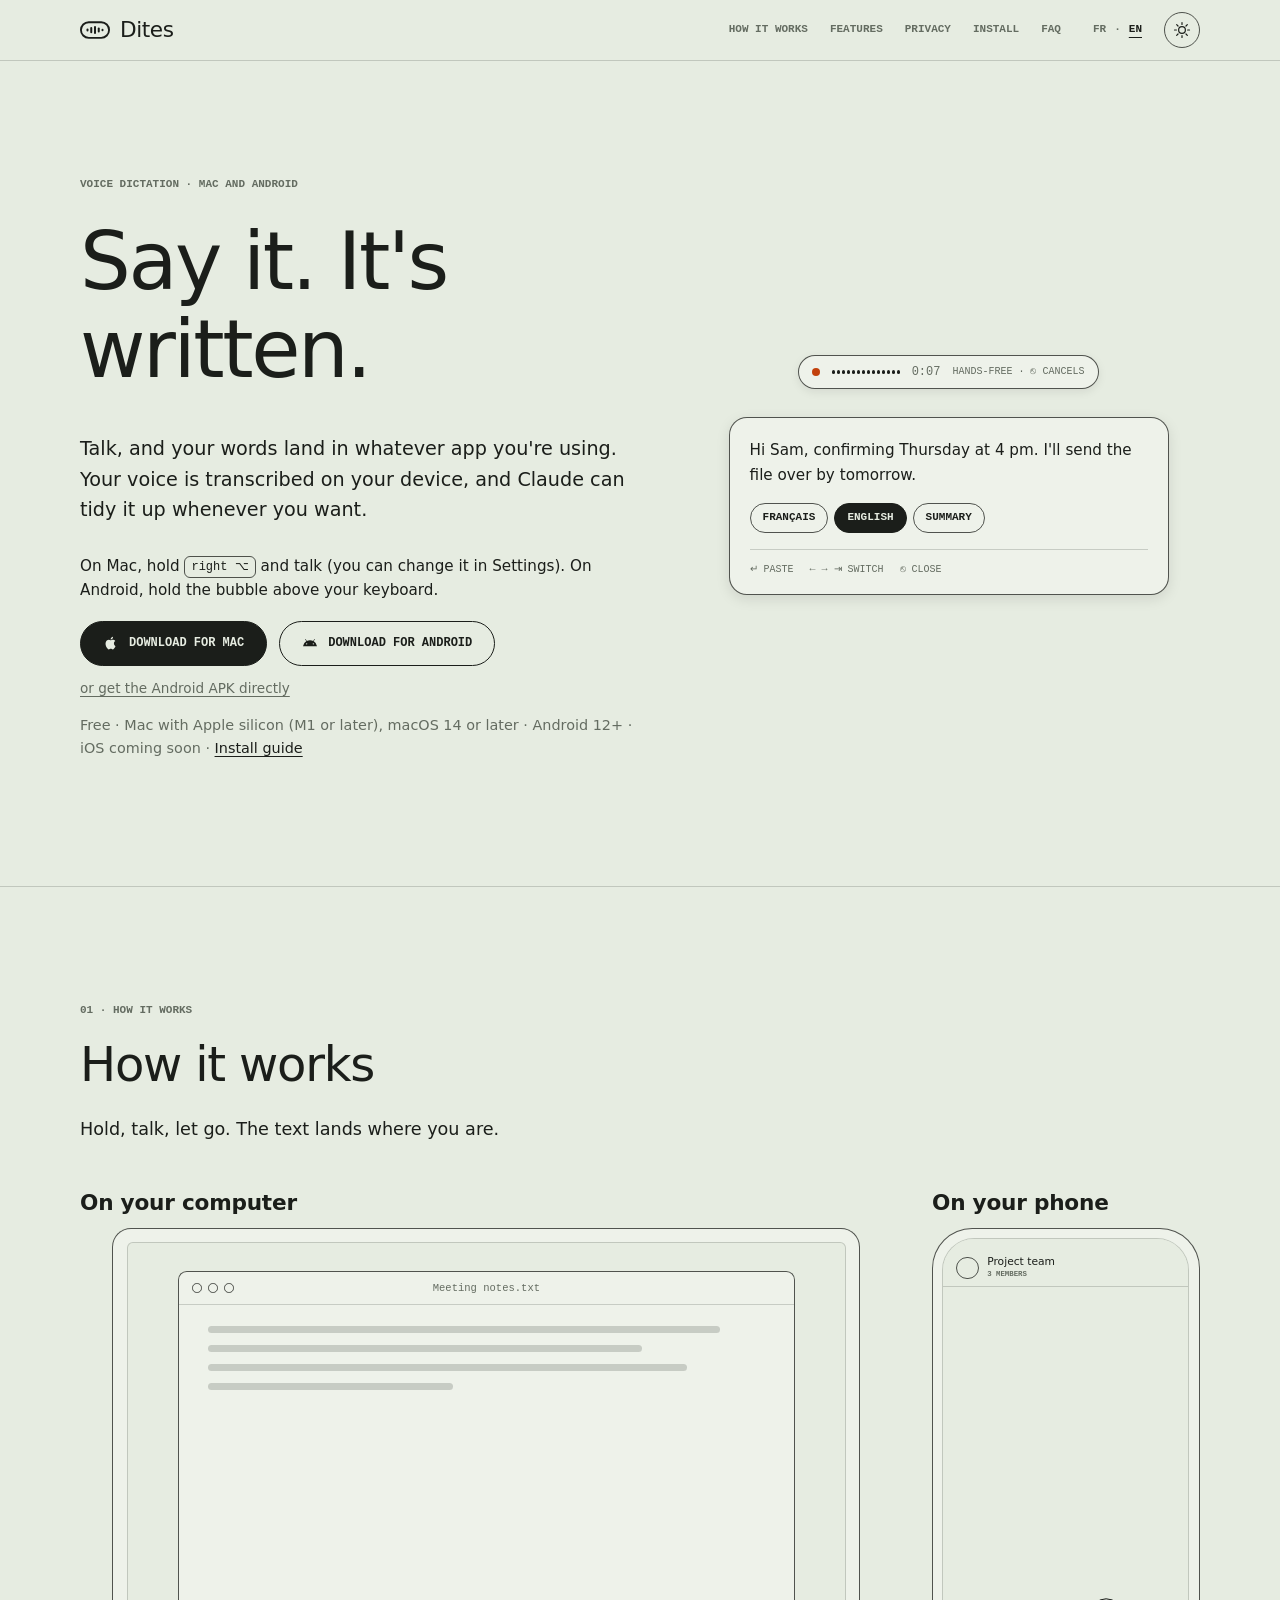
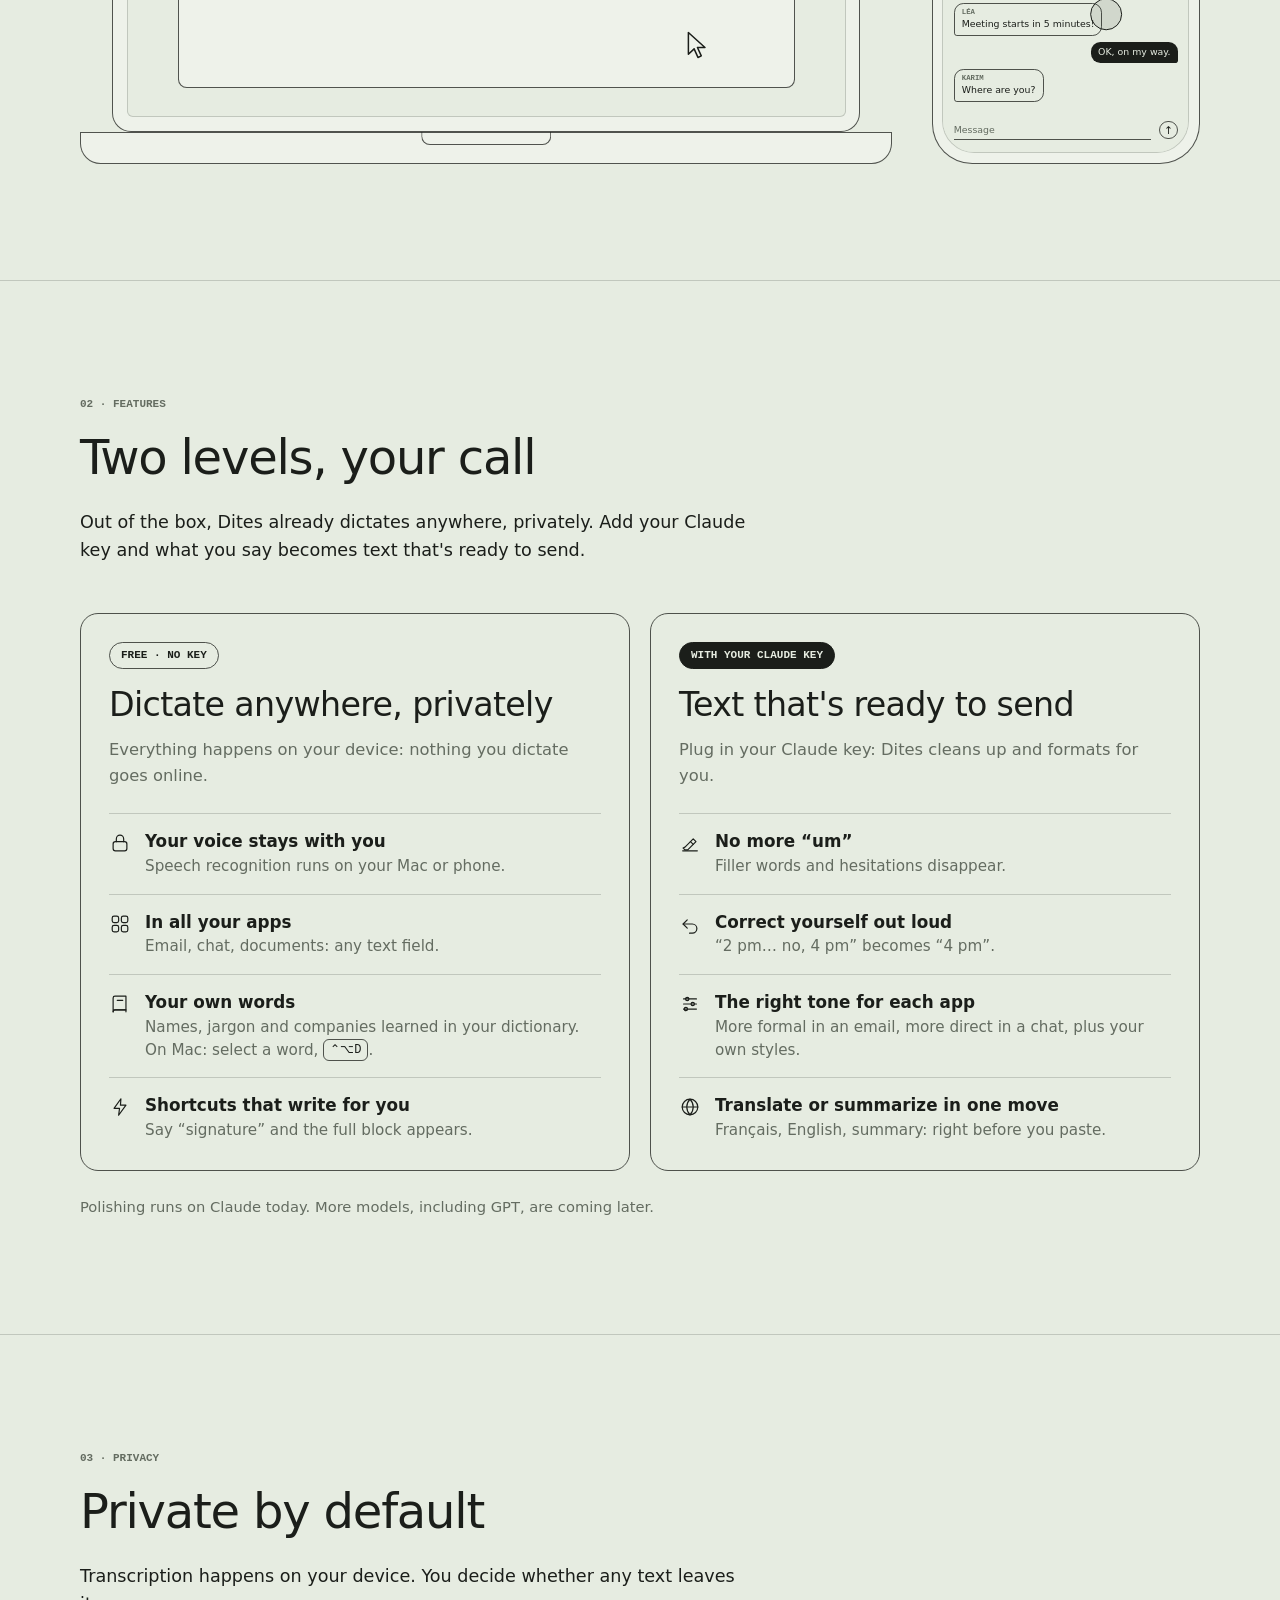
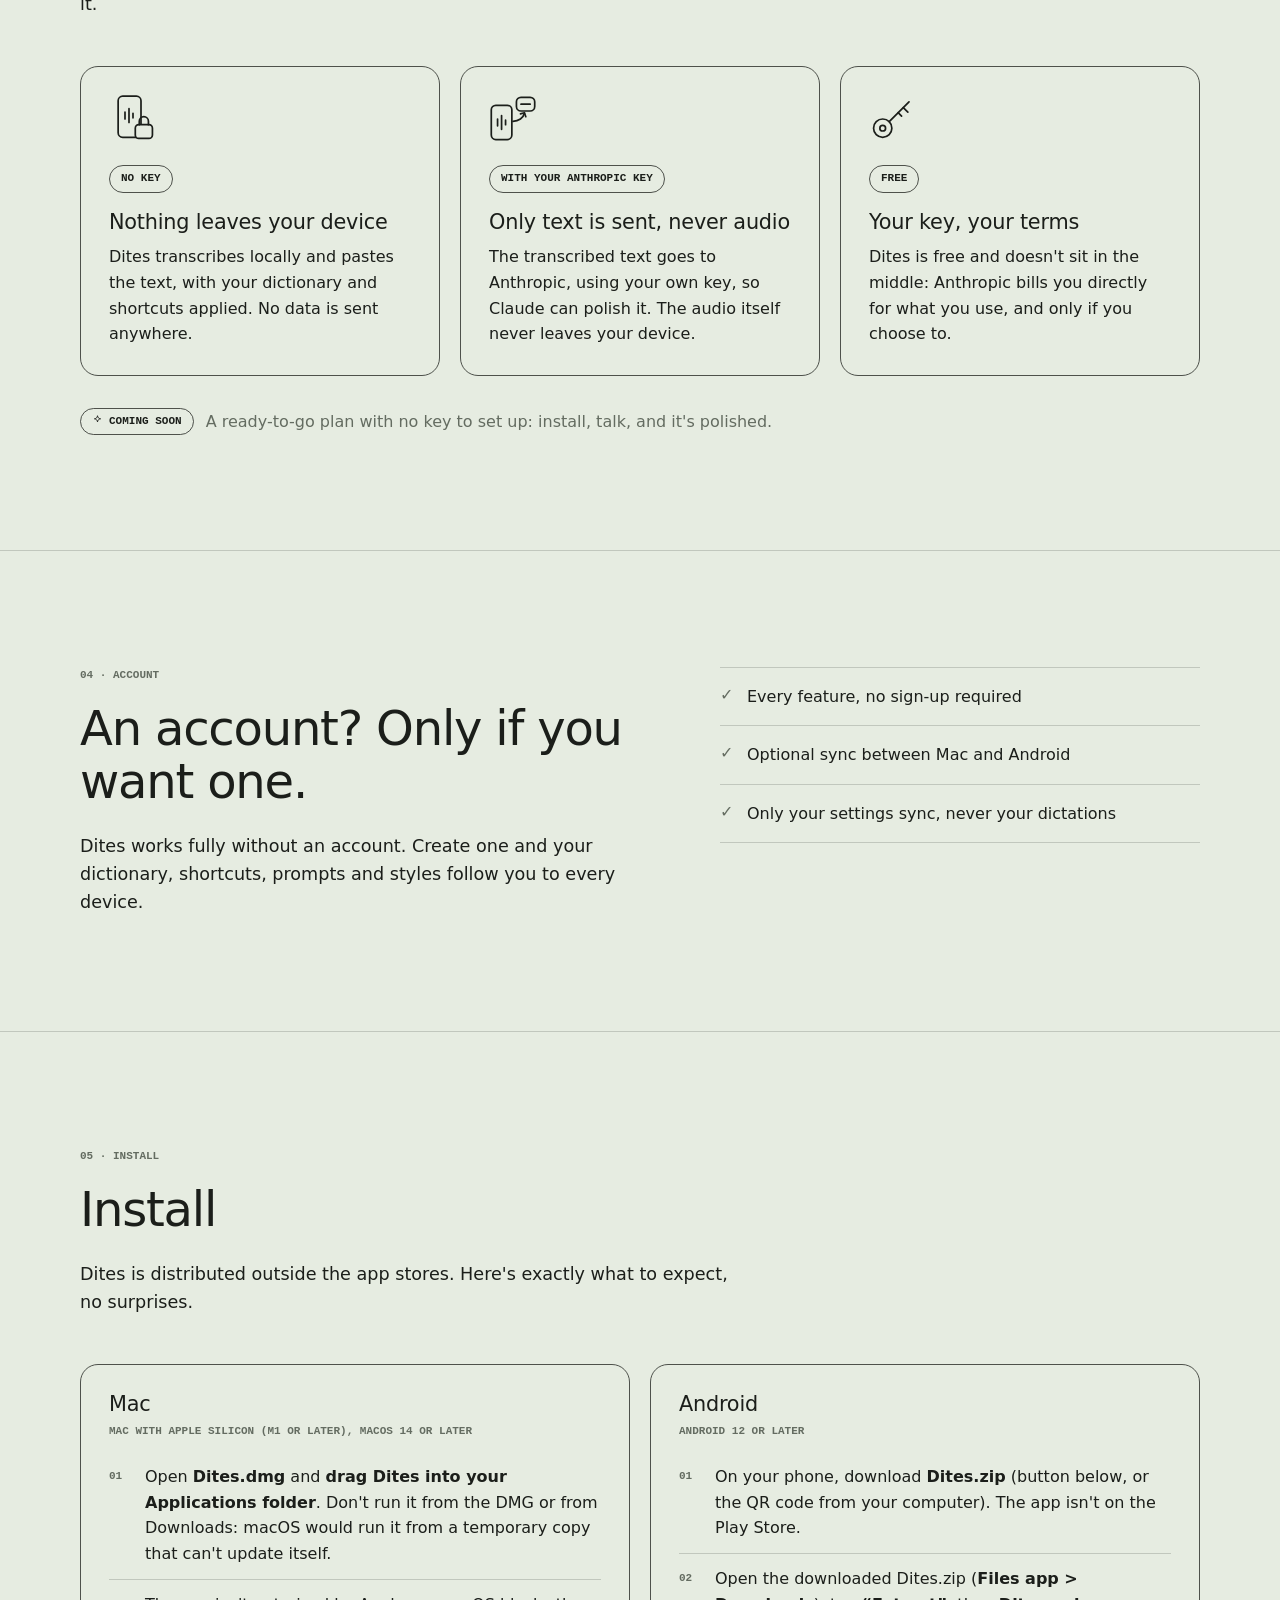
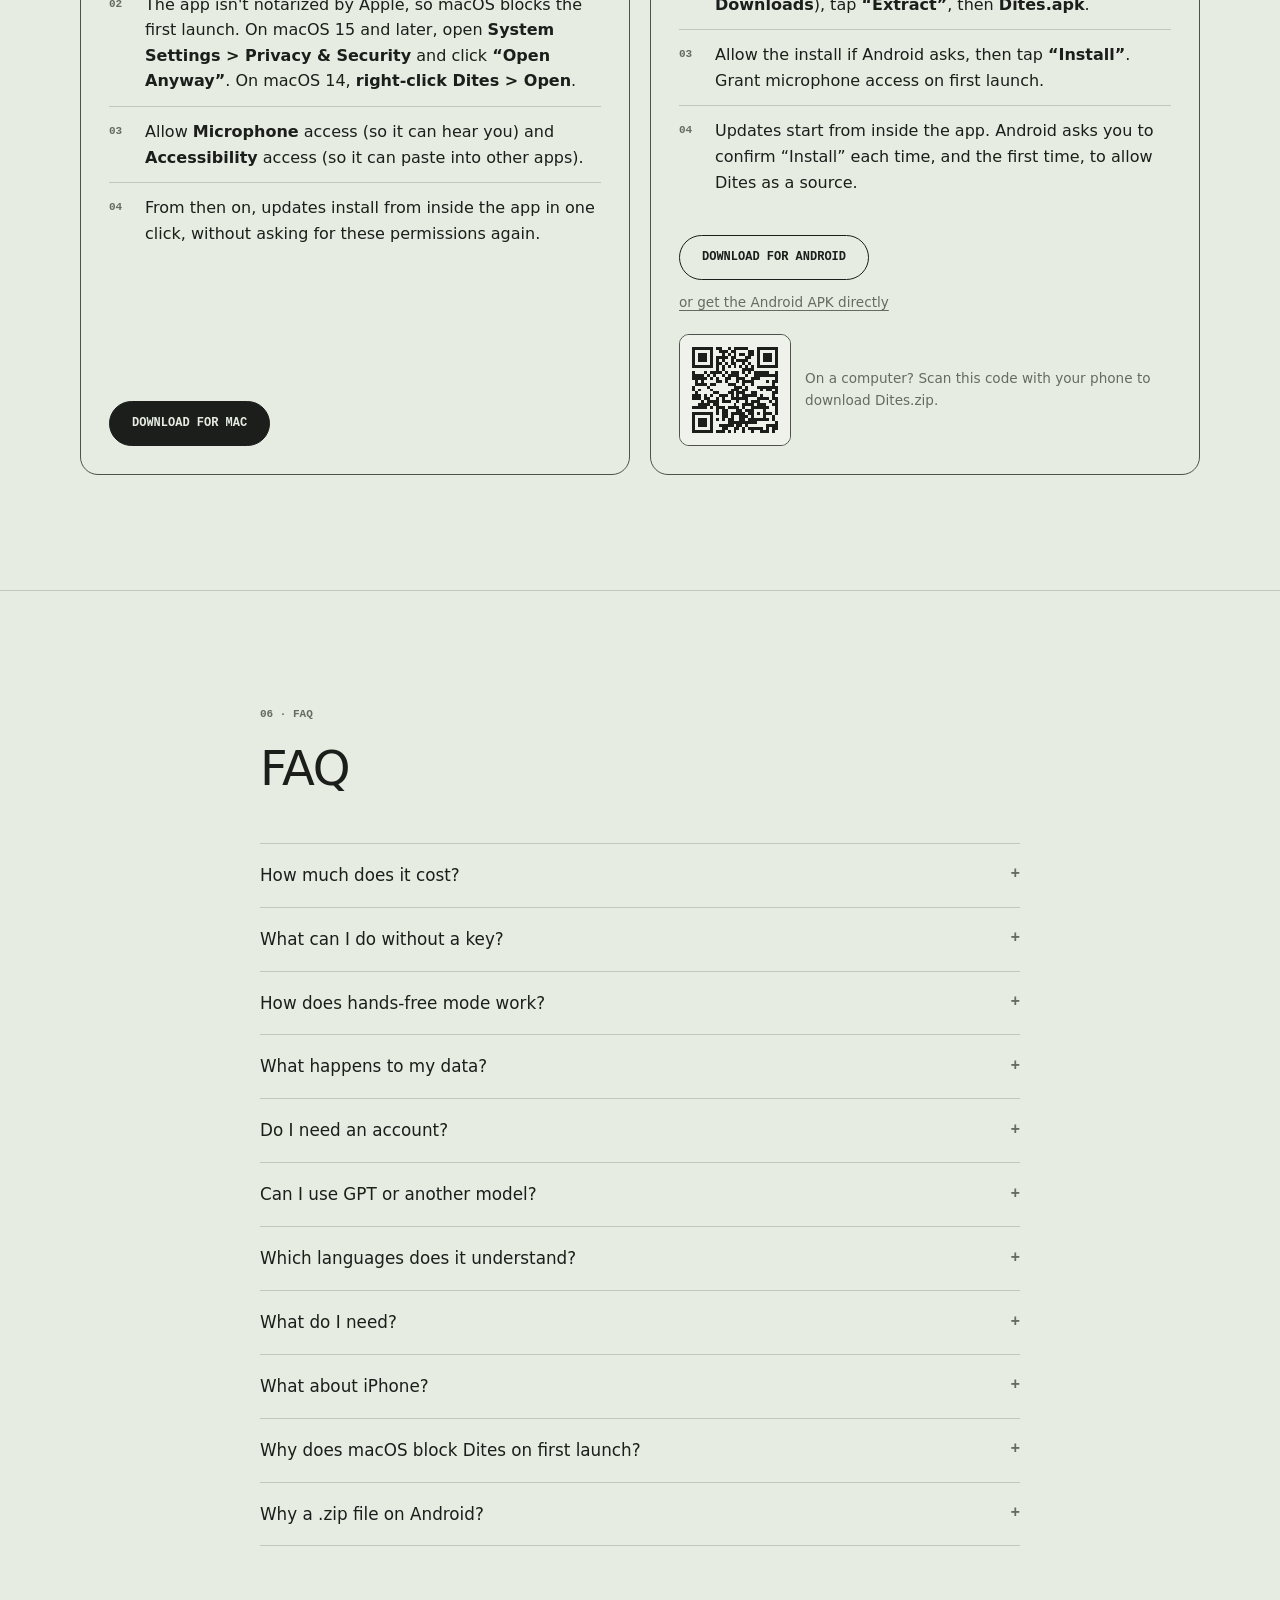
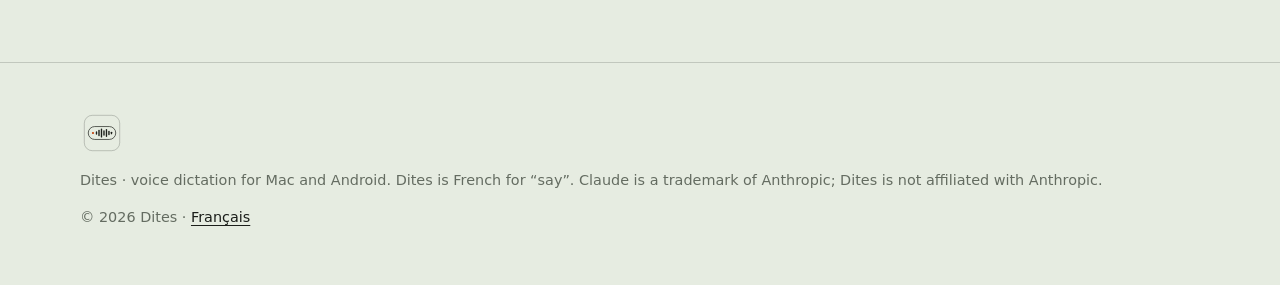
<file: en/index.html>
<!doctype html>
<html lang="en">
<head>
  <meta charset="utf-8">
  <meta name="viewport" content="width=device-width, initial-scale=1">
  <title>Dites — voice dictation that writes for you</title>
  <meta name="description" content="Dites turns your voice into text in any app, on Mac and Android. Transcribed on your device, optionally polished by Claude. Free.">
  <meta name="color-scheme" content="light dark">
  <meta name="theme-color" content="#e6ece1" media="(prefers-color-scheme: light)">
  <meta name="theme-color" content="#141814" media="(prefers-color-scheme: dark)">
  <link rel="icon" href="/assets/img/favicon.svg" type="image/svg+xml">
  <link rel="apple-touch-icon" href="/assets/img/logo.svg">
  <link rel="canonical" href="https://dites.app/en/">
  <link rel="alternate" hreflang="fr" href="https://dites.app/">
  <link rel="alternate" hreflang="en" href="https://dites.app/en/">
  <link rel="alternate" hreflang="x-default" href="https://dites.app/">
  <meta property="og:title" content="Dites. Say it. It's written.">
  <meta property="og:description" content="Speak and your words appear in any app. Voice dictation for Mac and Android, transcribed on your device.">
  <meta property="og:type" content="website">
  <meta property="og:url" content="https://dites.app/en/">
  <meta property="og:site_name" content="Dites">
  <meta property="og:locale" content="en_US">
  <meta property="og:locale:alternate" content="fr_FR">
  <script>
    try { var t = localStorage.getItem("dites-theme"); if (t) document.documentElement.setAttribute("data-theme", t); } catch (e) {}
  </script>
  <link rel="stylesheet" href="/assets/css/style.css?v=f114d21d">
</head>
<body>
  <a class="skip-link" href="#content">Skip to content</a>

  <header class="site-header">
    <div class="container header-inner">
      <a class="brand" href="/en/" aria-label="Dites, home">
        <svg class="brand-mark" viewBox="0 0 24 14" aria-hidden="true"><rect x="0.75" y="0.75" width="22.5" height="12.5" rx="6.25" fill="none" stroke="currentColor" stroke-width="1.5"/><g fill="currentColor"><rect x="5.2" y="5.75" width="1.6" height="2.5" rx="0.8"/><rect x="8.2" y="4.5" width="1.6" height="5" rx="0.8"/><rect x="11.2" y="3.75" width="1.6" height="6.5" rx="0.8"/><rect x="14.2" y="5" width="1.6" height="4" rx="0.8"/><rect x="17.2" y="6" width="1.6" height="2" rx="0.8"/></g></svg>
        <span>Dites</span>
      </a>
      <nav aria-label="Main navigation">
        <ul class="nav-links">
          <li><a href="#how-it-works">How it works</a></li>
          <li><a href="#features">Features</a></li>
          <li><a href="#privacy">Privacy</a></li>
          <li><a href="#install">Install</a></li>
          <li><a href="#faq">FAQ</a></li>
        </ul>
      </nav>
      <p class="lang-switch" aria-label="Language">
        <a href="/" lang="fr" hreflang="fr">FR</a>
        <span aria-hidden="true">·</span>
        <a href="/en/" lang="en" hreflang="en" aria-current="true">EN</a>
      </p>
      <button class="theme-toggle" type="button" data-theme-toggle data-label-to-light="Switch to light theme" data-label-to-dark="Switch to dark theme" aria-pressed="false" aria-label="Toggle theme">
        <svg class="icon-sun" viewBox="0 0 24 24" aria-hidden="true"><circle cx="12" cy="12" r="4.5"/><path d="M12 2v2.5M12 19.5V22M2 12h2.5M19.5 12H22M4.9 4.9l1.8 1.8M17.3 17.3l1.8 1.8M4.9 19.1l1.8-1.8M17.3 6.7l1.8-1.8"/></svg>
        <svg class="icon-moon" viewBox="0 0 24 24" aria-hidden="true"><path d="M20 14.5A8 8 0 0 1 9.5 4a8 8 0 1 0 10.5 10.5z"/></svg>
      </button>
    </div>
  </header>

  <main id="content">
    <!-- 1. Hero -->
    <section class="hero">
      <div class="container hero-grid">
        <div class="hero-text">
          <p class="eyebrow">Voice dictation · Mac and Android</p>
          <h1>Say it. It's written.</h1>
          <p class="lead">Talk, and your words land in whatever app you're using. Your voice is transcribed on your device, and Claude can tidy it up whenever you want.</p>
          <p class="shortcut-note">On Mac, hold <span class="key">right ⌥</span> and talk (you can change it in Settings). On Android, hold the bubble above your keyboard.</p>
          <div class="cta-row">
            <a class="btn btn-primary" data-download="mac" href="/download/mac">
              <svg viewBox="0 0 24 24" aria-hidden="true"><path d="M16.4 12.6c0-2.4 2-3.5 2-3.6-1.1-1.6-2.8-1.8-3.4-1.8-1.4-.2-2.8.8-3.5.8s-1.8-.8-3-.8C6.9 7.3 5.4 8.2 4.6 9.6c-1.7 2.9-.4 7.2 1.2 9.6.8 1.2 1.7 2.4 2.9 2.4 1.2-.1 1.6-.8 3-.8s1.8.8 3 .8c1.3 0 2.1-1.2 2.8-2.3.9-1.3 1.3-2.6 1.3-2.7 0 0-2.4-.9-2.4-3.9zM14.1 5.5c.6-.8 1.1-1.8 1-2.9-.9 0-2.1.6-2.7 1.4-.6.7-1.1 1.8-1 2.8 1 .1 2.1-.5 2.7-1.3z"/></svg>
              Download for Mac
            </a>
            <a class="btn btn-secondary" data-download="android" href="/download/android.zip">
              <svg viewBox="0 0 24 24" aria-hidden="true"><path d="M17.6 9.5l1.7-3a.4.4 0 0 0-.7-.4l-1.8 3A10.6 10.6 0 0 0 12 8c-1.7 0-3.3.4-4.8 1.1l-1.8-3a.4.4 0 0 0-.7.4l1.7 3A9.6 9.6 0 0 0 1.5 17h21a9.6 9.6 0 0 0-4.9-7.5zM7 14.2a1 1 0 1 1 0-2 1 1 0 0 1 0 2zm10 0a1 1 0 1 1 0-2 1 1 0 0 1 0 2z"/></svg>
              Download for Android
            </a>
          </div>
          <p class="apk-alt"><a data-download="android-apk" href="/download/android">or get the Android APK directly</a></p>
          <ol class="android-steps" aria-label="After the download on Android"><li>Open the downloaded <strong>Dites.zip</strong> (Files app &gt; Downloads).</li><li>Tap “Extract”, then <strong>Dites.apk</strong>.</li><li>Allow the install if Android asks, then tap “Install”.</li></ol>
          <p class="android-help">Download stuck? Open this page in Chrome (⋮ &gt; Open in Chrome).</p>
          <p class="cta-note">Free · Mac with Apple silicon (M1 or later), macOS 14 or later · Android 12+ · iOS coming soon · <a href="#install">Install guide</a></p>
        </div>

        <!-- Recording pill and options bubble, recreated from the app in HTML/CSS. -->
        <div class="hero-visual" aria-hidden="true">
          <div class="pill">
            <span class="rec-dot"></span>
            <span class="level"><i></i><i></i><i></i><i></i><i></i><i></i><i></i><i></i><i></i><i></i><i></i><i></i><i></i><i></i></span>
            <span class="timer">0:07</span>
            <span class="hint">Hands-free · ⎋ cancels</span>
          </div>
          <div class="bubble">
            <p class="bubble-text">Hi Sam, confirming Thursday at 4 pm. I'll send the file over by tomorrow.</p>
            <ul class="chips">
              <li class="chip">Français</li>
              <li class="chip is-selected">English</li>
              <li class="chip">Summary</li>
            </ul>
            <div class="bubble-foot">
              <span class="hint">↵ Paste</span>
              <span class="hint">← → ⇥ Switch</span>
              <span class="hint">⎋ Close</span>
            </div>
          </div>
        </div>
      </div>
    </section>

    <!-- 2. How it works : démos animées (HTML/CSS, séquencées par assets/js/demos.js) -->
    <section id="how-it-works" class="section">
      <div class="container">
        <div class="section-head">
          <span class="label">01 · How it works</span>
          <h2>How it works</h2>
          <p class="section-lead">Hold, talk, let go. The text lands where you are.</p>
        </div>
        <div class="demos">
          <figure class="demo" data-demo role="group" aria-label="Animated demo on Mac: a click in a document, the right Option key held down, the recording pill while you talk, then the options bubble offering the clean text in English, French or as a summary, and the text pasted into the document.">
            <h3 class="demo-title">On your computer</h3>
            <div class="demo-stage mac-stage" aria-hidden="true">
              <div class="mac">
                <div class="mac-screen">
                  <div class="mac-display">
                    <div class="win">
                      <div class="win-bar"><span></span><span></span><span></span><em>Meeting notes.txt</em><b class="win-key">right ⌥</b></div>
                      <div class="doc">
                        <i class="doc-l" style="width:92%"></i><i class="doc-l" style="width:78%"></i><i class="doc-l" style="width:86%"></i><i class="doc-l" style="width:44%"></i>
                        <p class="doc-live"><span class="doc-insert">Let's meet Tuesday at 4 pm for the budget review.</span><span class="caret"></span></p>
                      </div>
                    </div>
                    <div class="demo-raw"><span class="raw-label">You say</span>“uh so let's meet Tuesday at 2… no actually 4 for the budget review, yeah”</div>
                    <div class="demo-pill">
                      <span class="rec-dot"></span>
                      <span class="demo-level"><i></i><i></i><i></i><i></i><i></i><i></i><i></i><i></i><i></i><i></i><i></i><i></i><i></i><i></i></span>
                      <span class="demo-timer" data-timer>0:00</span>
                      <span class="demo-proc">Polishing…</span>
                    </div>
                    <div class="demo-options">
                      <div class="opt-texts"><p class="t1">Let's meet Tuesday at 4 pm for the budget review.</p><p class="t2">On se voit mardi à 16 h pour le point budget.</p><p class="t3">Budget review: Tuesday, 4 pm.</p></div>
                      <div class="opt-chips"><span class="chip c1">English</span><span class="chip c2">Français</span><span class="chip c3">Summary</span></div>
                      <div class="opt-foot"><span><b class="dk dk-enter">↵</b>Paste</span><span><b class="dk">←</b><b class="dk">→</b><b class="dk dk-tab">⇥</b>Switch</span><span><b class="dk">⎋</b>Close</span></div>
                    </div>
                    <svg class="mouse" viewBox="0 0 16 22"><path d="M1 1v17l4.5-4.2 3 6.7 2.6-1.2-3-6.6H14z"/></svg>
                    <span class="click-ring"></span>
                  </div>
                </div>
                <div class="mac-base"></div>
              </div>
            </div>
            <ol class="demo-steps sr-only">
              <li data-on="mouse" data-ms="1100">The mouse pointer moves into the document.</li>
              <li data-on="mouse m-doc click caret" data-ms="1000">Click: the text cursor blinks.</li>
              <li data-on="mouse m-doc caret key" data-ms="1000">You hold right ⌥.</li>
              <li data-on="caret key pill rec" data-ms="1400">The recording pill appears: you talk.</li>
              <li data-on="caret key pill rec raw" data-ms="2400">What you say, word for word: “uh so let's meet Tuesday at 2… no actually 4 for the budget review, yeah”.</li>
              <li data-on="caret keyup pill proc raw" data-ms="1300">You let go of the key: polishing…</li>
              <li data-on="caret options sel-1" data-ms="1800" data-static>The options bubble offers the clean text: “Let's meet Tuesday at 4 pm for the budget review.”</li>
              <li data-on="caret options sel-2 tab" data-ms="1600">⇥: the French version, “On se voit mardi à 16 h pour le point budget.”</li>
              <li data-on="caret options sel-3 tab" data-ms="1500">⇥: the summary, “Budget review: Tuesday, 4 pm.”</li>
              <li data-on="caret options sel-1 tab" data-ms="1200">⇥: back to English.</li>
              <li data-on="caret options sel-1 enter" data-ms="700">↵: paste.</li>
              <li data-on="caret inserted" data-ms="2600">The text is written into the document, right at the cursor.</li>
            </ol>
          </figure>

          <figure class="demo" data-demo role="group" aria-label="Animated demo on Android: a finger taps the message field of a chat, the Dites bubble appears above the keyboard, you hold it to talk, then the review panel offers the clean text, which is inserted and sent.">
            <h3 class="demo-title">On your phone</h3>
            <div class="demo-stage phone-stage" aria-hidden="true">
              <div class="phone">
                <div class="phone-screen">
                  <div class="chat-head"><span class="avatar"></span><span><b>Project team</b><small>3 members</small></span></div>
                  <div class="chat-body">
                    <div class="chat-msgs"><p class="msg msg-in"><span class="msg-who">Léa</span>Meeting starts in 5 minutes!</p><p class="msg msg-out">OK, on my way.</p><p class="msg msg-in"><span class="msg-who">Karim</span>Where are you?</p><p class="msg msg-out msg-new">I'm running 10 minutes late, start without me!</p></div>
                    <div class="chat-input"><span class="field"><span class="ph">Message</span><span class="field-text">I'm running 10 minutes late, start without me!</span><span class="caret"></span></span><span class="send">↑</span></div>
                  </div>
                  <div class="kbd"><i></i><i></i><i></i><i></i><i></i><i></i><i></i><i></i><i></i><i></i><i></i><i></i><i></i><i></i><i></i><i></i><i></i><i></i><i></i><i></i><i></i><i></i><i></i><i></i><i></i><i></i><i></i><i></i><i></i><i></i></div>
                  <div class="droid-raw"><span class="raw-label">You say</span>“yeah I'm running like ten minutes late uh start without me”</div>
                  <div class="droid-bubble demo-droid"><span class="droid-dot"></span><span class="droid-bars"><i></i><i></i><i></i><i></i><i></i><i></i><i></i></span></div>
                  <div class="droid-panel">
                    <p class="panel-text">I'm running 10 minutes late, start without me!</p>
                    <div class="opt-chips"><span class="chip c1">English</span><span class="chip c2">Français</span><span class="chip c3">Summary</span></div>
                    <span class="panel-insert">Insert</span>
                  </div>
                  <span class="finger"></span>
                </div>
              </div>
            </div>
            <ol class="demo-steps sr-only">
              <li data-on="finger" data-ms="1000">A chat is open.</li>
              <li data-on="finger f-field press kbd caret" data-ms="1000">A finger taps the message field: the keyboard opens.</li>
              <li data-on="kbd caret bubble" data-ms="1100">The Dites bubble floats above the keyboard.</li>
              <li data-on="kbd caret bubble finger f-bubble press rec" data-ms="1200">You hold the bubble: it switches to recording.</li>
              <li data-on="kbd caret bubble finger f-bubble press rec raw" data-ms="2400">What you say, word for word: “yeah I'm running like ten minutes late uh start without me”.</li>
              <li data-on="kbd caret bubble proc raw" data-ms="1200">You let go: polishing…</li>
              <li data-on="kbd caret panel" data-ms="1300">The review panel shows the clean text: “I'm running 10 minutes late, start without me!”</li>
              <li data-on="kbd caret panel sel-1" data-ms="1100">You pick an option.</li>
              <li data-on="kbd caret panel sel-1 finger f-insert press" data-ms="900">You tap “Insert”.</li>
              <li data-on="kbd field-text" data-ms="1200">The text lands in the field.</li>
              <li data-on="kbd sent" data-ms="2600" data-static>The message is sent to the chat.</li>
            </ol>
          </figure>
        </div>
      </div>
    </section>

    <!-- 3. Features: two levels -->
    <section id="features" class="section">
      <div class="container">
        <div class="section-head">
          <span class="label">02 · Features</span>
          <h2>Two levels, your call</h2>
          <p class="section-lead">Out of the box, Dites already dictates anywhere, privately. Add your Claude key and what you say becomes text that's ready to send.</p>
        </div>
        <div class="tiers">
          <article class="card tier">
            <p class="tag">Free · no key</p>
            <h3 class="tier-title">Dictate anywhere, privately</h3>
            <p class="tier-lead">Everything happens on your device: nothing you dictate goes online.</p>
            <ul class="benefits">
              <li><svg class="benefit-icon" viewBox="0 0 24 24" aria-hidden="true"><rect x="4.5" y="10.5" width="15" height="10" rx="2.5"/><path d="M8 10.5V7.5a4 4 0 0 1 8 0v3"/></svg><div><h4>Your voice stays with you</h4><p>Speech recognition runs on your Mac or phone.</p></div></li>
              <li><svg class="benefit-icon" viewBox="0 0 24 24" aria-hidden="true"><rect x="3.5" y="3.5" width="7" height="7" rx="2"/><rect x="13.5" y="3.5" width="7" height="7" rx="2"/><rect x="3.5" y="13.5" width="7" height="7" rx="2"/><rect x="13.5" y="13.5" width="7" height="7" rx="2"/></svg><div><h4>In all your apps</h4><p>Email, chat, documents: any text field.</p></div></li>
              <li><svg class="benefit-icon" viewBox="0 0 24 24" aria-hidden="true"><path d="M4.5 5.5a2 2 0 0 1 2-2h12v15h-12a2 2 0 0 0-2 2z"/><path d="M4.5 20.5a2 2 0 0 1 2-2h12v2"/><path d="M9 8h6"/></svg><div><h4>Your own words</h4><p>Names, jargon and companies learned in your dictionary. On Mac: select a word, <span class="key">⌃⌥D</span>.</p></div></li>
              <li><svg class="benefit-icon" viewBox="0 0 24 24" aria-hidden="true"><path d="M13 3 5.5 13.5h6L10.5 21 18.5 10h-6z"/></svg><div><h4>Shortcuts that write for you</h4><p>Say “signature” and the full block appears.</p></div></li>
            </ul>
          </article>
          <article class="card tier">
            <p class="tag tag-filled">With your Claude key</p>
            <h3 class="tier-title">Text that's ready to send</h3>
            <p class="tier-lead">Plug in your Claude key: Dites cleans up and formats for you.</p>
            <ul class="benefits">
              <li><svg class="benefit-icon" viewBox="0 0 24 24" aria-hidden="true"><path d="M4 20.5h16"/><path d="m6.5 16.5 9-9 3 3-9 9h-3l-2-2z"/><path d="m12.5 10.5 3 3"/></svg><div><h4>No more “um”</h4><p>Filler words and hesitations disappear.</p></div></li>
              <li><svg class="benefit-icon" viewBox="0 0 24 24" aria-hidden="true"><path d="M9 7.5 4.5 12 9 16.5"/><path d="M4.5 12h10a5 5 0 0 1 0 10h-3"/></svg><div><h4>Correct yourself out loud</h4><p>“2 pm… no, 4 pm” becomes “4 pm”.</p></div></li>
              <li><svg class="benefit-icon" viewBox="0 0 24 24" aria-hidden="true"><path d="M5 6.5h14M5 12h14M5 17.5h14"/><circle cx="9" cy="6.5" r="1.8"/><circle cx="15" cy="12" r="1.8"/><circle cx="7.5" cy="17.5" r="1.8"/></svg><div><h4>The right tone for each app</h4><p>More formal in an email, more direct in a chat, plus your own styles.</p></div></li>
              <li><svg class="benefit-icon" viewBox="0 0 24 24" aria-hidden="true"><circle cx="12" cy="12" r="8.5"/><path d="M3.5 12h17"/><path d="M12 3.5c2.4 2.4 3.5 5.2 3.5 8.5s-1.1 6.1-3.5 8.5c-2.4-2.4-3.5-5.2-3.5-8.5s1.1-6.1 3.5-8.5z"/></svg><div><h4>Translate or summarize in one move</h4><p>Français, English, summary: right before you paste.</p></div></li>
            </ul>
          </article>
        </div>
        <p class="tier-note">Polishing runs on Claude today. More models, including GPT, are coming later.</p>

      </div>
    </section>

    <!-- 4. Privacy -->
    <section id="privacy" class="section">
      <div class="container">
        <div class="section-head">
          <span class="label">03 · Privacy</span>
          <h2>Private by default</h2>
          <p class="section-lead">Transcription happens on your device. You decide whether any text leaves it.</p>
        </div>
        <div class="privacy-grid">
          <article class="card">
            <svg class="privacy-icon" viewBox="3 3 42 42" aria-hidden="true"><rect x="11" y="4" width="20" height="36" rx="4"/><path d="M17 18v6M20.5 15v12M24 19v4"/><rect class="mask" x="26" y="29" width="15" height="12" rx="3"/><path d="M29.5 29v-3a4 4 0 0 1 8 0v3"/></svg>
            <p class="tag">No key</p>
            <h3>Nothing leaves your device</h3>
            <p>Dites transcribes locally and pastes the text, with your dictionary and shortcuts applied. No data is sent anywhere.</p>
          </article>
          <article class="card">
            <svg class="privacy-icon" viewBox="3 3 42 42" aria-hidden="true"><rect x="5" y="12" width="18" height="30" rx="4"/><path d="M10.5 24v6M14 21v12M17.5 25v4"/><rect x="27" y="5" width="16" height="12" rx="4"/><path d="M31 11h8"/><path d="M24 26c5 0 9-3 10-7"/><path d="M30.5 19.5 34 18.5l1.2 3.5"/></svg>
            <p class="tag">With your Anthropic key</p>
            <h3>Only text is sent, never audio</h3>
            <p>The transcribed text goes to Anthropic, using your own key, so Claude can polish it. The audio itself never leaves your device.</p>
          </article>
          <article class="card">
            <svg class="privacy-icon" viewBox="3 3 42 42" aria-hidden="true"><circle cx="15" cy="32" r="8"/><path d="M20.7 26.3 38 9"/><path d="m33 14 4 4M28.5 18.5l3 3"/><circle cx="15" cy="32" r="2.5"/></svg>
            <p class="tag">Free</p>
            <h3>Your key, your terms</h3>
            <p>Dites is free and doesn't sit in the middle: Anthropic bills you directly for what you use, and only if you choose to.</p>
          </article>
        </div>
        <p class="soon"><span class="tag"><svg class="soon-icon" viewBox="0 0 16 16" aria-hidden="true"><path d="M8 2.5c.4 2.6 1.4 3.9 4.5 4.5-3.1.6-4.1 1.9-4.5 4.5-.4-2.6-1.4-3.9-4.5-4.5 3.1-.6 4.1-1.9 4.5-4.5z"/></svg>Coming soon</span> A ready-to-go plan with no key to set up: install, talk, and it's polished.</p>
      </div>
    </section>

    <!-- 5. Optional account -->
    <section id="account" class="section">
      <div class="container split">
        <div class="section-head">
          <span class="label">04 · Account</span>
          <h2>An account? Only if you want one.</h2>
          <p class="section-lead">Dites works fully without an account. Create one and your dictionary, shortcuts, prompts and styles follow you to every device.</p>
        </div>
        <ul class="checklist">
          <li>Every feature, no sign-up required</li>
          <li>Optional sync between Mac and Android</li>
          <li>Only your settings sync, never your dictations</li>
        </ul>
      </div>
    </section>

    <!-- 6. Install -->
    <section id="install" class="section">
      <div class="container">
        <div class="section-head">
          <span class="label">05 · Install</span>
          <h2>Install</h2>
          <p class="section-lead">Dites is distributed outside the app stores. Here's exactly what to expect, no surprises.</p>
        </div>
        <div class="install-grid">
          <article class="card install-card">
            <h3>Mac</h3>
            <p class="install-req">Mac with Apple silicon (M1 or later), macOS 14 or later</p>
            <ol class="install-steps">
              <li>Open <strong>Dites.dmg</strong> and <strong>drag Dites into your Applications folder</strong>. Don't run it from the DMG or from Downloads: macOS would run it from a temporary copy that can't update itself.</li>
              <li>The app isn't notarized by Apple, so macOS blocks the first launch. On macOS 15 and later, open <strong>System Settings &gt; Privacy &amp; Security</strong> and click <strong>“Open Anyway”</strong>. On macOS 14, <strong>right-click Dites &gt; Open</strong>.</li>
              <li>Allow <strong>Microphone</strong> access (so it can hear you) and <strong>Accessibility</strong> access (so it can paste into other apps).</li>
              <li>From then on, updates install from inside the app in one click, without asking for these permissions again.</li>
            </ol>
            <a class="btn btn-primary" data-download="mac" href="/download/mac">Download for Mac</a>
          </article>
          <article class="card install-card">
            <h3>Android</h3>
            <p class="install-req">Android 12 or later</p>
            <ol class="install-steps">
              <li>On your phone, download <strong>Dites.zip</strong> (button below, or the QR code from your computer). The app isn't on the Play Store.</li>
              <li>Open the downloaded Dites.zip (<strong>Files app &gt; Downloads</strong>), tap <strong>“Extract”</strong>, then <strong>Dites.apk</strong>.</li>
              <li>Allow the install if Android asks, then tap <strong>“Install”</strong>. Grant microphone access on first launch.</li>
              <li>Updates start from inside the app. Android asks you to confirm “Install” each time, and the first time, to allow Dites as a source.</li>
            </ol>
            <a class="btn btn-secondary" data-download="android" href="/download/android.zip">Download for Android</a>
            <p class="apk-alt"><a data-download="android-apk" href="/download/android">or get the Android APK directly</a></p>
            <figure class="qr"><svg class="qr-code" viewBox="0 0 37 37" role="img" aria-label="QR code to https://dites.app/download/android.zip" shape-rendering="crispEdges"><rect width="37" height="37" fill="#eef2ea"/><path fill="#1b1e1a" d="M4 4h7v1h-7zM12 4h2v1h-2zM16 4h1v1h-1zM18 4h5v1h-5zM26 4h7v1h-7zM4 5h1v1h-1zM10 5h1v1h-1zM13 5h3v1h-3zM17 5h2v1h-2zM23 5h2v1h-2zM26 5h1v1h-1zM32 5h1v1h-1zM4 6h1v1h-1zM6 6h3v1h-3zM10 6h1v1h-1zM14 6h1v1h-1zM16 6h1v1h-1zM18 6h1v1h-1zM20 6h2v1h-2zM23 6h2v1h-2zM26 6h1v1h-1zM28 6h3v1h-3zM32 6h1v1h-1zM4 7h1v1h-1zM6 7h3v1h-3zM10 7h1v1h-1zM12 7h4v1h-4zM17 7h2v1h-2zM22 7h2v1h-2zM26 7h1v1h-1zM28 7h3v1h-3zM32 7h1v1h-1zM4 8h1v1h-1zM6 8h3v1h-3zM10 8h1v1h-1zM12 8h1v1h-1zM14 8h1v1h-1zM17 8h1v1h-1zM19 8h4v1h-4zM26 8h1v1h-1zM28 8h3v1h-3zM32 8h1v1h-1zM4 9h1v1h-1zM10 9h1v1h-1zM12 9h2v1h-2zM15 9h1v1h-1zM17 9h2v1h-2zM21 9h1v1h-1zM23 9h1v1h-1zM26 9h1v1h-1zM32 9h1v1h-1zM4 10h7v1h-7zM12 10h1v1h-1zM14 10h1v1h-1zM16 10h1v1h-1zM18 10h1v1h-1zM20 10h1v1h-1zM22 10h1v1h-1zM24 10h1v1h-1zM26 10h7v1h-7zM12 11h1v1h-1zM14 11h1v1h-1zM21 11h4v1h-4zM4 12h1v1h-1zM8 12h1v1h-1zM10 12h4v1h-4zM15 12h1v1h-1zM17 12h3v1h-3zM21 12h1v1h-1zM23 12h1v1h-1zM25 12h5v1h-5zM32 12h1v1h-1zM4 13h4v1h-4zM9 13h1v1h-1zM11 13h1v1h-1zM14 13h1v1h-1zM16 13h4v1h-4zM22 13h1v1h-1zM25 13h8v1h-8zM4 14h5v1h-5zM10 14h1v1h-1zM12 14h1v1h-1zM15 14h2v1h-2zM19 14h3v1h-3zM24 14h3v1h-3zM32 14h1v1h-1zM5 15h1v1h-1zM7 15h1v1h-1zM12 15h2v1h-2zM15 15h1v1h-1zM19 15h1v1h-1zM21 15h4v1h-4zM29 15h1v1h-1zM31 15h2v1h-2zM5 16h4v1h-4zM10 16h2v1h-2zM16 16h3v1h-3zM21 16h1v1h-1zM24 16h1v1h-1zM31 16h1v1h-1zM4 17h1v1h-1zM9 17h1v1h-1zM18 17h3v1h-3zM22 17h1v1h-1zM26 17h7v1h-7zM4 18h1v1h-1zM6 18h1v1h-1zM10 18h1v1h-1zM17 18h3v1h-3zM21 18h2v1h-2zM27 18h1v1h-1zM29 18h2v1h-2zM32 18h1v1h-1zM5 19h1v1h-1zM11 19h2v1h-2zM16 19h2v1h-2zM19 19h3v1h-3zM24 19h2v1h-2zM31 19h2v1h-2zM4 20h3v1h-3zM8 20h1v1h-1zM10 20h1v1h-1zM13 20h3v1h-3zM17 20h1v1h-1zM19 20h1v1h-1zM21 20h5v1h-5zM27 20h1v1h-1zM31 20h1v1h-1zM4 21h3v1h-3zM8 21h2v1h-2zM12 21h1v1h-1zM14 21h1v1h-1zM17 21h6v1h-6zM26 21h4v1h-4zM31 21h2v1h-2zM7 22h1v1h-1zM9 22h4v1h-4zM14 22h3v1h-3zM19 22h1v1h-1zM22 22h1v1h-1zM24 22h3v1h-3zM30 22h1v1h-1zM32 22h1v1h-1zM6 23h4v1h-4zM11 23h2v1h-2zM18 23h1v1h-1zM21 23h4v1h-4zM26 23h3v1h-3zM31 23h2v1h-2zM4 24h5v1h-5zM10 24h1v1h-1zM12 24h3v1h-3zM16 24h4v1h-4zM21 24h1v1h-1zM24 24h6v1h-6zM32 24h1v1h-1zM12 25h1v1h-1zM14 25h2v1h-2zM19 25h2v1h-2zM22 25h3v1h-3zM28 25h1v1h-1zM32 25h1v1h-1zM4 26h7v1h-7zM12 26h1v1h-1zM14 26h2v1h-2zM17 26h5v1h-5zM23 26h2v1h-2zM26 26h1v1h-1zM28 26h3v1h-3zM32 26h1v1h-1zM4 27h1v1h-1zM10 27h1v1h-1zM14 27h2v1h-2zM17 27h1v1h-1zM20 27h3v1h-3zM24 27h1v1h-1zM28 27h1v1h-1zM31 27h1v1h-1zM4 28h1v1h-1zM6 28h3v1h-3zM10 28h1v1h-1zM12 28h1v1h-1zM14 28h1v1h-1zM16 28h2v1h-2zM20 28h2v1h-2zM23 28h7v1h-7zM31 28h1v1h-1zM4 29h1v1h-1zM6 29h3v1h-3zM10 29h1v1h-1zM16 29h10v1h-10zM32 29h1v1h-1zM4 30h1v1h-1zM6 30h3v1h-3zM10 30h1v1h-1zM13 30h5v1h-5zM19 30h2v1h-2zM22 30h1v1h-1zM29 30h4v1h-4zM4 31h1v1h-1zM10 31h1v1h-1zM14 31h2v1h-2zM18 31h2v1h-2zM21 31h1v1h-1zM23 31h5v1h-5zM29 31h1v1h-1zM31 31h2v1h-2zM4 32h7v1h-7zM12 32h3v1h-3zM16 32h1v1h-1zM18 32h1v1h-1zM21 32h1v1h-1zM24 32h1v1h-1zM27 32h3v1h-3zM31 32h1v1h-1z"/></svg><figcaption>On a computer? Scan this code with your phone to download Dites.zip.</figcaption></figure>
          </article>
        </div>
      </div>
    </section>

    <!-- 7. FAQ -->
    <section id="faq" class="section">
      <div class="container narrow">
        <div class="section-head">
          <span class="label">06 · FAQ</span>
          <h2>FAQ</h2>
        </div>
        <div class="faq">
          <details>
            <summary>How much does it cost?</summary>
            <p>Dites is free. Polishing with Claude is optional: it uses your own Anthropic key, billed directly by Anthropic based on your usage. Without a key, you pay nothing. A ready-to-go plan with no key to set up is coming later.</p>
          </details>
          <details>
            <summary>What can I do without a key?</summary>
            <p>The essentials: on-device transcription, basic punctuation and capitalization, your personal dictionary and text shortcuts. A key adds filler-word removal, spoken corrections, formatting, styles, translation and summaries.</p>
          </details>
          <details>
            <summary>How does hands-free mode work?</summary>
            <p>Tap your shortcut, <span class="key">right ⌥</span> by default (release it within 0.3 s) and recording keeps going without holding the key. Press it again to finish, or <span class="key">⎋</span> to cancel. On Android, tap the bubble above your keyboard.</p>
          </details>
          <details>
            <summary>What happens to my data?</summary>
            <p>Your voice is transcribed on your device and the audio is never sent. Without a key, no data leaves your device. With your Anthropic key, only the transcribed text is sent to Anthropic for polishing. The optional account only syncs your settings: dictionary, shortcuts, prompts and styles.</p>
          </details>
          <details>
            <summary>Do I need an account?</summary>
            <p>No. Dites works fully without an account. An optional account syncs your dictionary, shortcuts, prompts and styles across your devices; your API key and history stay on each device.</p>
          </details>
          <details>
            <summary>Can I use GPT or another model?</summary>
            <p>Not yet: polishing runs on Claude, by Anthropic, today. More models, including GPT, are coming later.</p>
          </details>
          <details>
            <summary>Which languages does it understand?</summary>
            <p>Dites is built with French first. Speech recognition also understands English and many other languages.</p>
          </details>
          <details>
            <summary>What do I need?</summary>
            <p>On Mac: a Mac with Apple silicon (M1 or later), macOS 14 or later. Intel Macs aren't supported for now. On Android: Android 12 or later. And a microphone.</p>
          </details>
          <details>
            <summary>What about iPhone?</summary>
            <p>An iOS version is in the works.</p>
          </details>
          <details>
            <summary>Why does macOS block Dites on first launch?</summary>
            <p>Dites isn't notarized by Apple, which would require a paid Apple developer account. The app is signed, and every update is verified by the app before it installs. You only allow it once. The steps are in the <a href="#install">Install</a> section.</p>
          </details>
          <details>
            <summary>Why a .zip file on Android?</summary>
            <p>Chrome sometimes gets stuck at the end of downloading an .apk file from outside the Play Store. The .zip downloads without trouble: it contains the same Dites.apk, which you just extract. The direct APK is still available under the download button.</p>
          </details>
        </div>
      </div>
    </section>
  </main>

  <footer class="site-footer">
    <div class="container footer-inner">
      <img class="footer-icon" src="/assets/img/logo.svg" alt="" width="44" height="44">
      <p>Dites · voice dictation for Mac and Android. <span lang="fr">Dites</span> is French for “say”. Claude is a trademark of Anthropic; Dites is not affiliated with Anthropic.</p>
      <p>© <span data-year>2026</span> Dites · <a href="/" lang="fr" hreflang="fr">Français</a></p>
    </div>
  </footer>

  <script src="/assets/js/config.js?v=f114d21d"></script>
  <script src="/assets/js/main.js?v=f114d21d"></script>
  <script src="/assets/js/demos.js?v=f114d21d"></script>
</body>
</html>
</file>
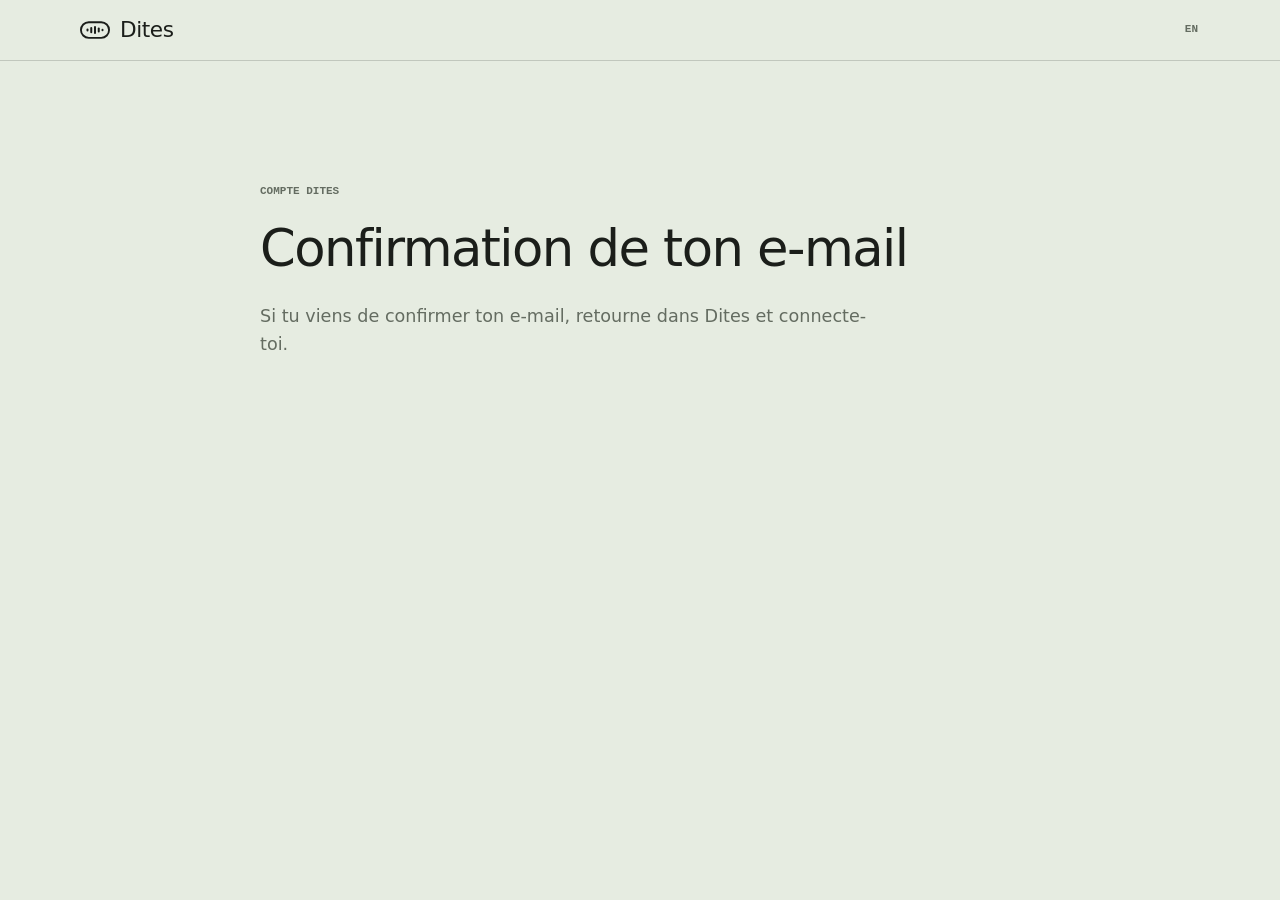
<file: compte/confirme.html>
<!doctype html>
<html lang="fr">
<head>
  <meta charset="utf-8">
  <meta name="viewport" content="width=device-width, initial-scale=1">
  <title>E-mail confirmé — Dites</title>
  <meta name="robots" content="noindex, nofollow">
  <meta name="referrer" content="no-referrer">
  <meta name="color-scheme" content="light dark">
  <link rel="icon" href="/assets/img/favicon.svg" type="image/svg+xml">
  <script src="/assets/js/theme-init.js?v=f114d21d"></script>
  <link rel="stylesheet" href="/assets/css/style.css?v=f114d21d">
</head>
<body>
  <header class="site-header">
    <div class="container header-inner">
      <a class="brand" href="/" aria-label="Dites"><svg class="brand-mark" viewBox="0 0 24 14" aria-hidden="true"><rect x="0.75" y="0.75" width="22.5" height="12.5" rx="6.25" fill="none" stroke="currentColor" stroke-width="1.5"/><g fill="currentColor"><rect x="5.2" y="5.75" width="1.6" height="2.5" rx="0.8"/><rect x="8.2" y="4.5" width="1.6" height="5" rx="0.8"/><rect x="11.2" y="3.75" width="1.6" height="6.5" rx="0.8"/><rect x="14.2" y="5" width="1.6" height="4" rx="0.8"/><rect x="17.2" y="6" width="1.6" height="2" rx="0.8"/></g></svg><span>Dites</span></a>
      <p class="lang-switch account-lang" aria-label="Langue">
        <a href="/en/account/confirmed" lang="en" hreflang="en">EN</a>
      </p>
    </div>
  </header>
  <main class="section account" data-account="confirm" data-msg-confirmed="E-mail confirmé. Retourne dans Dites et connecte-toi." data-msg-expired="Ce lien a expiré ou a déjà servi. Reconnecte-toi dans Dites, ou demande un nouvel e-mail." data-msg-idle="Si tu viens de confirmer ton e-mail, retourne dans Dites et connecte-toi.">
    <div class="container narrow">
      <span class="label">Compte Dites</span>
      <h1>Confirmation de ton e-mail</h1>
      <p class="account-status" data-status role="status" aria-live="polite"></p>
      <noscript><p class="account-status" data-kind="error">Active JavaScript pour continuer.</p></noscript>
    </div>
  </main>
  <script src="/assets/js/account.js?v=f114d21d"></script>
</body>
</html>
</file>
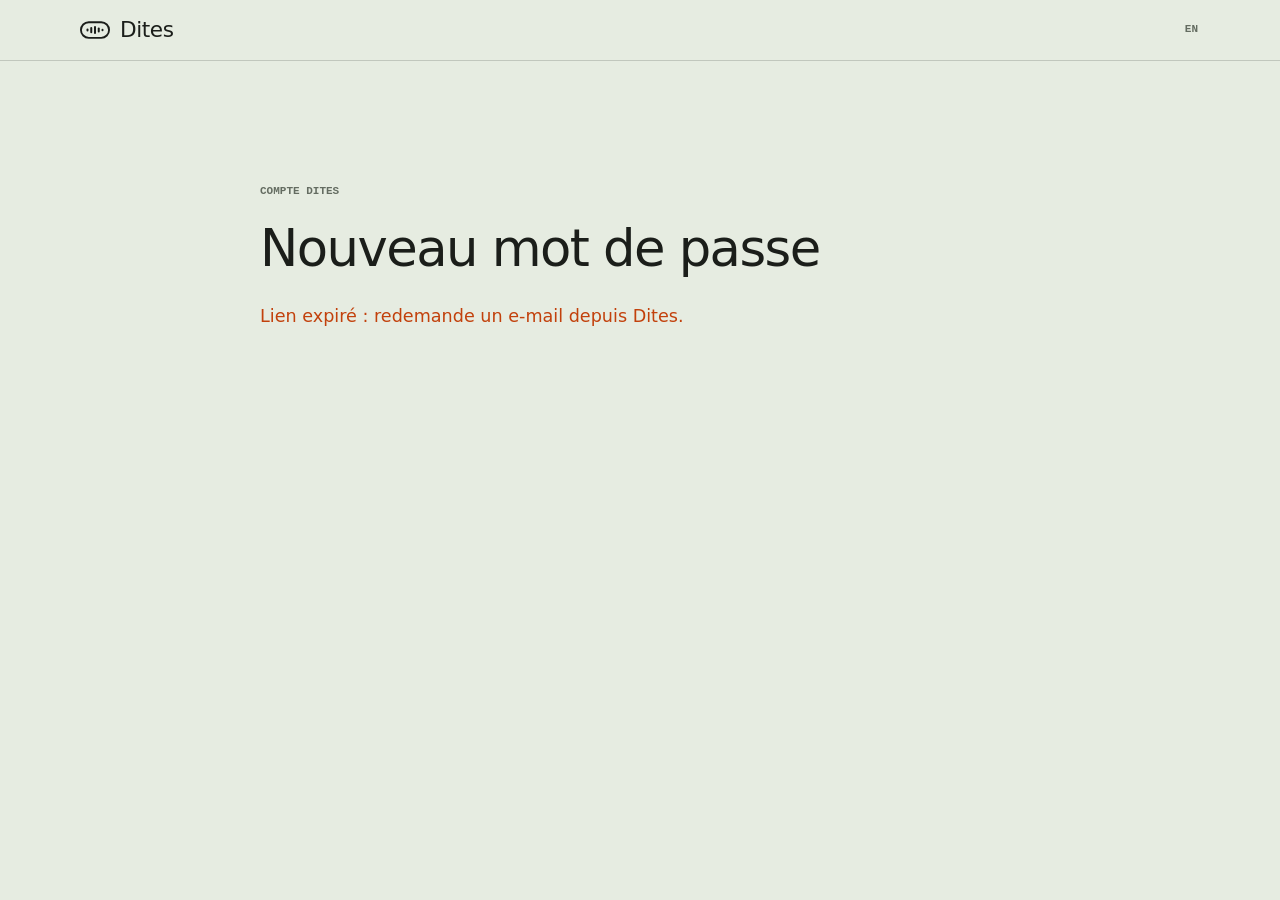
<file: compte/mot-de-passe.html>
<!doctype html>
<html lang="fr">
<head>
  <meta charset="utf-8">
  <meta name="viewport" content="width=device-width, initial-scale=1">
  <title>Nouveau mot de passe — Dites</title>
  <meta name="robots" content="noindex, nofollow">
  <meta name="referrer" content="no-referrer">
  <meta name="color-scheme" content="light dark">
  <link rel="icon" href="/assets/img/favicon.svg" type="image/svg+xml">
  <script src="/assets/js/theme-init.js?v=f114d21d"></script>
  <link rel="stylesheet" href="/assets/css/style.css?v=f114d21d">
</head>
<body>
  <header class="site-header">
    <div class="container header-inner">
      <a class="brand" href="/" aria-label="Dites"><svg class="brand-mark" viewBox="0 0 24 14" aria-hidden="true"><rect x="0.75" y="0.75" width="22.5" height="12.5" rx="6.25" fill="none" stroke="currentColor" stroke-width="1.5"/><g fill="currentColor"><rect x="5.2" y="5.75" width="1.6" height="2.5" rx="0.8"/><rect x="8.2" y="4.5" width="1.6" height="5" rx="0.8"/><rect x="11.2" y="3.75" width="1.6" height="6.5" rx="0.8"/><rect x="14.2" y="5" width="1.6" height="4" rx="0.8"/><rect x="17.2" y="6" width="1.6" height="2" rx="0.8"/></g></svg><span>Dites</span></a>
      <p class="lang-switch account-lang" aria-label="Langue">
        <a href="/en/account/password" lang="en" hreflang="en">EN</a>
      </p>
    </div>
  </header>
  <main class="section account" data-account="password" data-msg-success="Mot de passe changé. Retourne dans Dites et connecte-toi avec ton nouveau mot de passe." data-msg-expired="Lien expiré : redemande un e-mail depuis Dites." data-msg-weak="Mot de passe trop faible : 8 caractères minimum, avec des lettres et des chiffres." data-msg-mismatch="Les deux mots de passe ne sont pas identiques." data-msg-same="Choisis un mot de passe différent de l'ancien." data-msg-sending="Enregistrement…" data-msg-failed="Le mot de passe n'a pas pu être changé. Réessaie dans un instant." data-msg-network="Connexion impossible. Vérifie ta connexion à Internet, puis réessaie.">
    <div class="container narrow">
      <span class="label">Compte Dites</span>
      <h1>Nouveau mot de passe</h1>
      <form class="account-form" novalidate>
        <label class="field-label" for="password">Nouveau mot de passe</label>
        <input class="field-input" id="password" name="password" type="password" autocomplete="new-password" minlength="8" required aria-describedby="password-hint">
        <p class="field-hint" id="password-hint">8 caractères minimum, avec des lettres et des chiffres.</p>
        <label class="field-label" for="confirm">Confirmer</label>
        <input class="field-input" id="confirm" name="confirm" type="password" autocomplete="new-password" minlength="8" required>
        <button class="btn btn-primary" type="submit">Changer le mot de passe</button>
      </form>
      <p class="account-status" data-status role="status" aria-live="polite"></p>
      <noscript><p class="account-status" data-kind="error">Active JavaScript pour continuer.</p></noscript>
    </div>
  </main>
  <script src="/assets/js/account.js?v=f114d21d"></script>
</body>
</html>
</file>
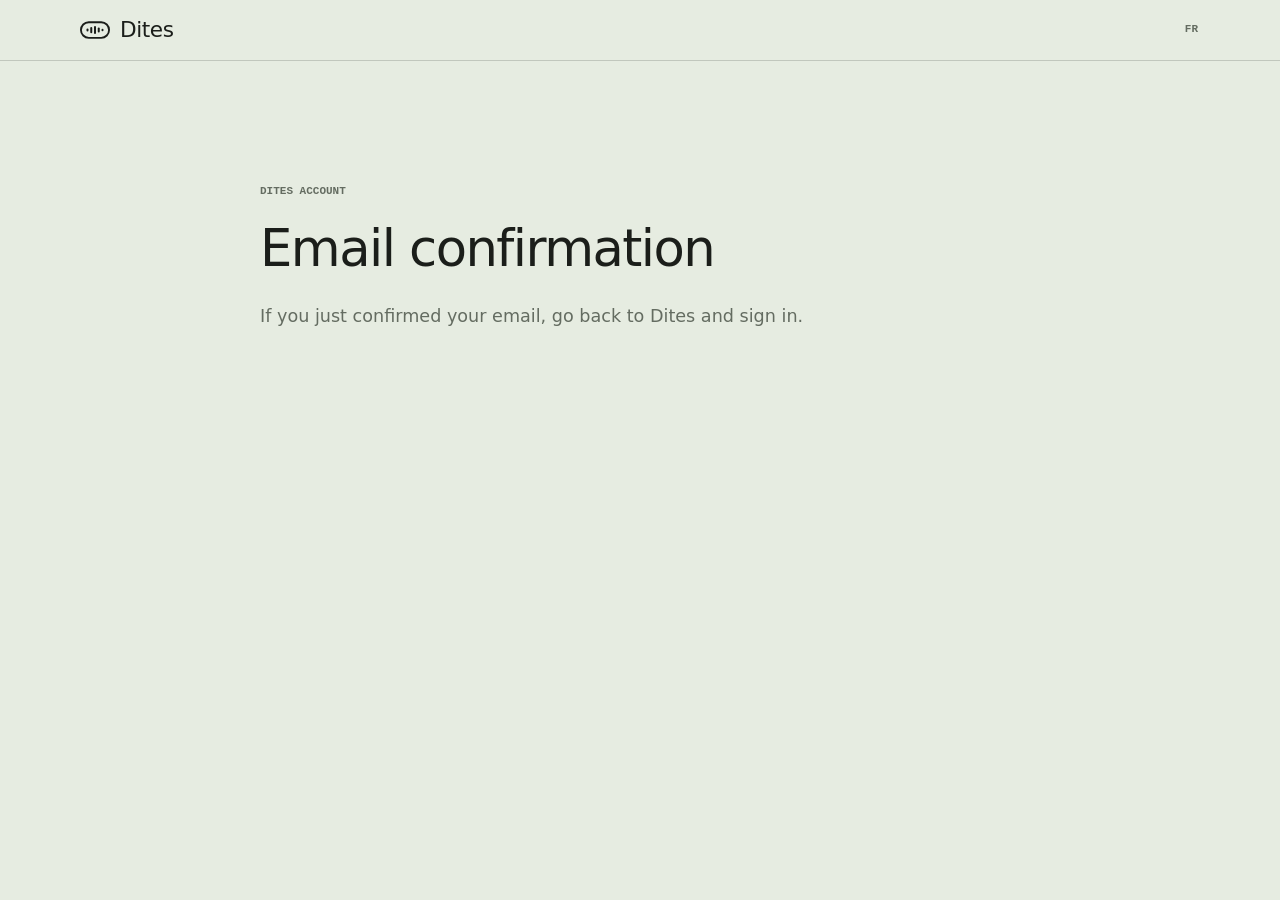
<file: en/account/confirmed.html>
<!doctype html>
<html lang="en">
<head>
  <meta charset="utf-8">
  <meta name="viewport" content="width=device-width, initial-scale=1">
  <title>Email confirmed — Dites</title>
  <meta name="robots" content="noindex, nofollow">
  <meta name="referrer" content="no-referrer">
  <meta name="color-scheme" content="light dark">
  <link rel="icon" href="/assets/img/favicon.svg" type="image/svg+xml">
  <script src="/assets/js/theme-init.js?v=f114d21d"></script>
  <link rel="stylesheet" href="/assets/css/style.css?v=f114d21d">
</head>
<body>
  <header class="site-header">
    <div class="container header-inner">
      <a class="brand" href="/en/" aria-label="Dites"><svg class="brand-mark" viewBox="0 0 24 14" aria-hidden="true"><rect x="0.75" y="0.75" width="22.5" height="12.5" rx="6.25" fill="none" stroke="currentColor" stroke-width="1.5"/><g fill="currentColor"><rect x="5.2" y="5.75" width="1.6" height="2.5" rx="0.8"/><rect x="8.2" y="4.5" width="1.6" height="5" rx="0.8"/><rect x="11.2" y="3.75" width="1.6" height="6.5" rx="0.8"/><rect x="14.2" y="5" width="1.6" height="4" rx="0.8"/><rect x="17.2" y="6" width="1.6" height="2" rx="0.8"/></g></svg><span>Dites</span></a>
      <p class="lang-switch account-lang" aria-label="Language">
        <a href="/compte/confirme" lang="fr" hreflang="fr">FR</a>
      </p>
    </div>
  </header>
  <main class="section account" data-account="confirm" data-msg-confirmed="Email confirmed. Go back to Dites and sign in." data-msg-expired="This link has expired or was already used. Sign in again in Dites, or request a new email." data-msg-idle="If you just confirmed your email, go back to Dites and sign in.">
    <div class="container narrow">
      <span class="label">Dites account</span>
      <h1>Email confirmation</h1>
      <p class="account-status" data-status role="status" aria-live="polite"></p>
      <noscript><p class="account-status" data-kind="error">Turn on JavaScript to continue.</p></noscript>
    </div>
  </main>
  <script src="/assets/js/account.js?v=f114d21d"></script>
</body>
</html>
</file>
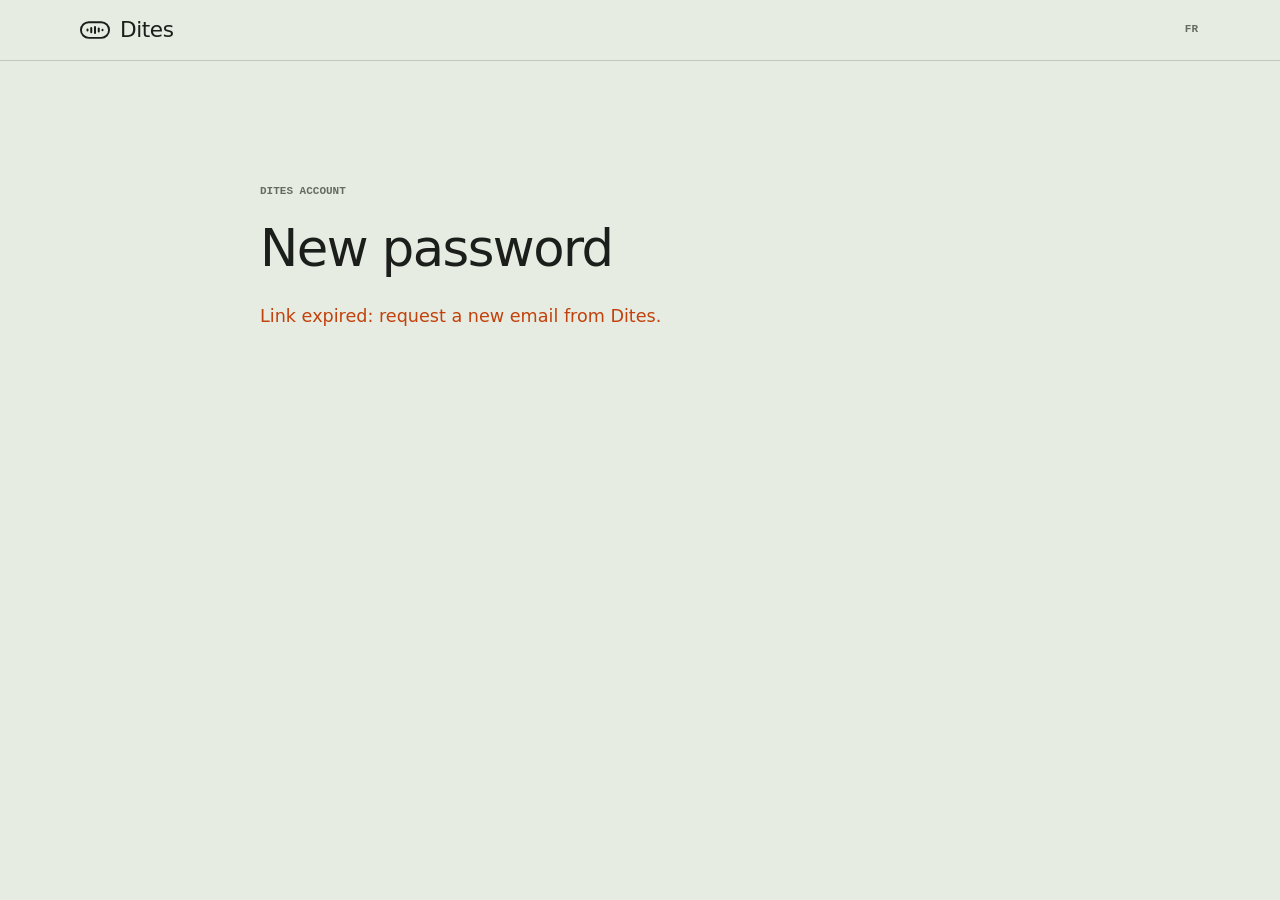
<file: en/account/password.html>
<!doctype html>
<html lang="en">
<head>
  <meta charset="utf-8">
  <meta name="viewport" content="width=device-width, initial-scale=1">
  <title>New password — Dites</title>
  <meta name="robots" content="noindex, nofollow">
  <meta name="referrer" content="no-referrer">
  <meta name="color-scheme" content="light dark">
  <link rel="icon" href="/assets/img/favicon.svg" type="image/svg+xml">
  <script src="/assets/js/theme-init.js?v=f114d21d"></script>
  <link rel="stylesheet" href="/assets/css/style.css?v=f114d21d">
</head>
<body>
  <header class="site-header">
    <div class="container header-inner">
      <a class="brand" href="/en/" aria-label="Dites"><svg class="brand-mark" viewBox="0 0 24 14" aria-hidden="true"><rect x="0.75" y="0.75" width="22.5" height="12.5" rx="6.25" fill="none" stroke="currentColor" stroke-width="1.5"/><g fill="currentColor"><rect x="5.2" y="5.75" width="1.6" height="2.5" rx="0.8"/><rect x="8.2" y="4.5" width="1.6" height="5" rx="0.8"/><rect x="11.2" y="3.75" width="1.6" height="6.5" rx="0.8"/><rect x="14.2" y="5" width="1.6" height="4" rx="0.8"/><rect x="17.2" y="6" width="1.6" height="2" rx="0.8"/></g></svg><span>Dites</span></a>
      <p class="lang-switch account-lang" aria-label="Language">
        <a href="/compte/mot-de-passe" lang="fr" hreflang="fr">FR</a>
      </p>
    </div>
  </header>
  <main class="section account" data-account="password" data-msg-success="Password changed. Go back to Dites and sign in with your new password." data-msg-expired="Link expired: request a new email from Dites." data-msg-weak="Password too weak: at least 8 characters, with letters and numbers." data-msg-mismatch="The two passwords don't match." data-msg-same="Choose a password different from your old one." data-msg-sending="Saving…" data-msg-failed="The password couldn't be changed. Try again in a moment." data-msg-network="Can't connect. Check your internet connection, then try again.">
    <div class="container narrow">
      <span class="label">Dites account</span>
      <h1>New password</h1>
      <form class="account-form" novalidate>
        <label class="field-label" for="password">New password</label>
        <input class="field-input" id="password" name="password" type="password" autocomplete="new-password" minlength="8" required aria-describedby="password-hint">
        <p class="field-hint" id="password-hint">At least 8 characters, with letters and numbers.</p>
        <label class="field-label" for="confirm">Confirm</label>
        <input class="field-input" id="confirm" name="confirm" type="password" autocomplete="new-password" minlength="8" required>
        <button class="btn btn-primary" type="submit">Change password</button>
      </form>
      <p class="account-status" data-status role="status" aria-live="polite"></p>
      <noscript><p class="account-status" data-kind="error">Turn on JavaScript to continue.</p></noscript>
    </div>
  </main>
  <script src="/assets/js/account.js?v=f114d21d"></script>
</body>
</html>
</file>
<file: assets/css/style.css>
/* Dites — feuille de style unique, calquée sur l'identité de l'app (Theme.swift).
   Papier vert sauge, encre presque noire, filets de 1 px, étiquettes mono en majuscules.
   Pas de dégradé, pas de flou, pas d'ombre sur les cartes. Un seul accent, réservé à l'enregistrement. */

:root {
  --paper: #e6ece1;
  --surface: #eef2ea;
  --ink: #1b1e1a;
  /* #6B7368 dans l'app ; légèrement foncé ici pour atteindre un contraste AA (4,5:1) sur le web. */
  --muted: #646c61;
  --accent: #c2410c;
  --line: color-mix(in srgb, var(--ink) 75%, transparent);
  --faint: color-mix(in srgb, var(--ink) 18%, transparent);
  --shadow-pill: 0 3px 10px rgb(0 0 0 / 8%);
  --shadow-bubble: 0 4px 14px rgb(0 0 0 / 10%);
  --radius: 18px;
  --font: -apple-system, BlinkMacSystemFont, "SF Pro Text", "SF Pro", system-ui, "Segoe UI", Roboto, "Helvetica Neue", Arial, sans-serif;
  --font-display: -apple-system, BlinkMacSystemFont, "SF Pro Display", "SF Pro", system-ui, "Segoe UI", Roboto, "Helvetica Neue", Arial, sans-serif;
  --mono: ui-monospace, "SF Mono", SFMono-Regular, Menlo, Consolas, "Liberation Mono", monospace;
  color-scheme: light;
}

@media (prefers-color-scheme: dark) {
  :root:not([data-theme="light"]) {
    --paper: #141814;
    --surface: #1b201b;
    --ink: #dde5d6;
    --muted: #8c9688;
    --accent: #f59e5b;
    --shadow-pill: 0 3px 10px rgb(0 0 0 / 30%);
    --shadow-bubble: 0 4px 14px rgb(0 0 0 / 35%);
    color-scheme: dark;
  }
}

:root[data-theme="dark"] {
  --paper: #141814;
  --surface: #1b201b;
  --ink: #dde5d6;
  --muted: #8c9688;
  --accent: #f59e5b;
  --shadow-pill: 0 3px 10px rgb(0 0 0 / 30%);
  --shadow-bubble: 0 4px 14px rgb(0 0 0 / 35%);
  color-scheme: dark;
}

*, *::before, *::after { box-sizing: border-box; }

html { scroll-behavior: smooth; scroll-padding-top: 72px; }

body {
  margin: 0;
  background: var(--paper);
  color: var(--ink);
  font-family: var(--font);
  font-size: 1rem;
  line-height: 1.6;
  -webkit-font-smoothing: antialiased;
}

img, svg { display: block; max-width: 100%; }

a { color: var(--ink); text-decoration: underline; text-decoration-thickness: 1px; text-underline-offset: 3px; }
a:hover { opacity: 0.6; }

:focus-visible { outline: 2px solid var(--ink); outline-offset: 3px; border-radius: 4px; }

h1, h2, h3 { font-family: var(--font-display); font-weight: 400; line-height: 1.1; margin: 0 0 0.5em; }
h1 { font-size: clamp(2.75rem, 7vw, 5rem); letter-spacing: -0.03em; }
h2 { font-size: clamp(2rem, 4.5vw, 3rem); letter-spacing: -0.025em; }
h3 { font-size: 1.3rem; letter-spacing: -0.01em; }
p { margin: 0 0 1em; }

/* Étiquette mono majuscule, la signature typographique de l'app. */
.label, .eyebrow, .tag, .btn, .lang-switch, .nav-links a, .chip, .hint, .install-req, .step-num, .faq summary::after {
  font-family: var(--mono);
  font-size: 0.6875rem;
  font-weight: 600;
  text-transform: uppercase;
  letter-spacing: normal;
}

.container { width: min(1120px, 100% - 32px); margin-inline: auto; }
.narrow { width: min(760px, 100% - 32px); }

.skip-link {
  position: absolute;
  left: 16px;
  top: -60px;
  z-index: 100;
  padding: 10px 16px;
  background: var(--ink);
  color: var(--paper);
  border-radius: 999px;
  text-decoration: none;
  font-family: var(--mono);
  font-size: 0.75rem;
  text-transform: uppercase;
}
.skip-link:focus { top: 12px; }

/* En-tête : opaque, un filet en bas, pas de flou. */
.site-header {
  position: sticky;
  top: 0;
  z-index: 50;
  background: var(--paper);
  border-bottom: 1px solid var(--faint);
}
.header-inner { display: flex; align-items: center; gap: 20px; height: 60px; }

.brand {
  display: inline-flex;
  align-items: center;
  gap: 10px;
  color: var(--ink);
  text-decoration: none;
  font-family: var(--font-display);
  font-size: 1.35rem;
  font-weight: 400;
  letter-spacing: -0.02em;
}
.brand-mark { width: 30px; height: 18px; color: var(--ink); }

.site-header nav { margin-left: auto; }
.nav-links { display: flex; gap: 2px; margin: 0; padding: 0; list-style: none; }
.nav-links a { display: block; padding: 8px 10px; color: var(--muted); text-decoration: none; }
.nav-links a:hover { color: var(--ink); opacity: 1; }

.lang-switch { display: flex; align-items: center; gap: 6px; margin: 0; color: var(--muted); }
.lang-switch a { padding: 6px 2px; color: var(--muted); text-decoration: none; }
.lang-switch a[aria-current="true"] { color: var(--ink); text-decoration: underline; text-decoration-thickness: 1px; text-underline-offset: 5px; }

.theme-toggle {
  display: grid;
  place-items: center;
  width: 36px;
  height: 36px;
  padding: 0;
  border: 1px solid var(--line);
  border-radius: 999px;
  background: transparent;
  color: var(--ink);
  cursor: pointer;
}
.theme-toggle:hover { opacity: 0.6; }
.theme-toggle svg { width: 18px; height: 18px; fill: none; stroke: currentColor; stroke-width: 1.6; stroke-linecap: round; }
.theme-toggle .icon-moon { fill: currentColor; stroke: none; display: none; }
.theme-toggle[aria-pressed="true"] .icon-sun { display: none; }
.theme-toggle[aria-pressed="true"] .icon-moon { display: block; }

/* Boutons en capsule : plein (encre) ou contour 1 px. */
.btn {
  display: inline-flex;
  align-items: center;
  justify-content: center;
  gap: 10px;
  min-height: 44px;
  padding: 12px 22px;
  border-radius: 999px;
  font-size: 0.75rem;
  text-decoration: none;
  border: 1px solid var(--ink);
  transition: opacity 0.15s;
}
.btn:hover, .btn:active { opacity: 0.6; }
.btn svg { width: 16px; height: 16px; fill: currentColor; flex: none; }
.btn-primary { background: var(--ink); color: var(--paper); }
.btn-secondary { background: transparent; color: var(--ink); }

/* Touches */
.key {
  display: inline-block;
  min-width: 1.9em;
  padding: 1px 6px;
  border: 1px solid var(--line);
  border-radius: 6px;
  font-family: var(--mono);
  font-size: 0.75rem;
  font-weight: 500;
  line-height: 1.5;
  text-align: center;
  vertical-align: 0.1em;
  color: var(--ink);
}

/* Hero */
.hero { padding: clamp(56px, 9vw, 120px) 0 clamp(64px, 9vw, 112px); border-bottom: 1px solid var(--faint); }
.hero-grid { display: grid; grid-template-columns: 1.1fr 1fr; gap: 64px; align-items: center; }
.eyebrow { margin-bottom: 24px; color: var(--muted); }
.lead { font-size: clamp(1.05rem, 1.8vw, 1.2rem); max-width: 32em; }
.cta-row { display: flex; flex-wrap: wrap; gap: 12px; margin: 36px 0 18px; }
.cta-note { color: var(--muted); font-size: 0.9rem; }
/* Android : le bouton télécharge le .zip ; lien APK discret ; étapes visibles seulement sur Android
   (html.is-android, posé par main.js) ; QR code seulement ailleurs. */
.apk-alt { margin: -6px 0 14px; font-size: 0.85rem; color: var(--muted); }
.apk-alt a { color: var(--muted); }
.install-card .apk-alt { margin: 12px 0 0; }
.android-steps { display: none; margin: 0 0 16px; padding-left: 1.3em; color: var(--muted); font-size: 0.9rem; }
.android-steps li + li { margin-top: 2px; }
.is-android .android-steps { display: block; }
.android-help { display: none; margin: -8px 0 16px; color: var(--muted); font-size: 0.85rem; }
.is-android .android-help { display: block; }
.qr { display: flex; align-items: center; gap: 14px; margin: 20px 0 0; }
.qr-code { width: 112px; height: 112px; flex: none; border: 1px solid var(--line); border-radius: 10px; }
.qr figcaption { color: var(--muted); font-size: 0.85rem; }
.is-android .qr { display: none; }

.hero-visual { display: grid; gap: 28px; justify-items: center; }

/* Pilule d'enregistrement : 34 px, rayon 17, filet 1 px, ombre de pilule. */
.pill {
  display: inline-flex;
  align-items: center;
  gap: 12px;
  height: 34px;
  padding: 0 14px 0 13px;
  background: var(--surface);
  border: 1px solid var(--line);
  border-radius: 17px;
  box-shadow: var(--shadow-pill);
}
.rec-dot { width: 8px; height: 8px; border-radius: 50%; background: var(--accent); flex: none; }
.level { display: flex; align-items: center; gap: 2px; height: 20px; }
.level i { display: block; width: 3px; height: 4px; border-radius: 2px; background: var(--ink); animation: level 1.26s linear infinite; }
/* Décalage croissant vers la gauche : le niveau défile de droite à gauche. */
.level i:nth-child(14) { animation-delay: -1.26s; }
.level i:nth-child(13) { animation-delay: -1.17s; }
.level i:nth-child(12) { animation-delay: -1.08s; }
.level i:nth-child(11) { animation-delay: -0.99s; }
.level i:nth-child(10) { animation-delay: -0.90s; }
.level i:nth-child(9) { animation-delay: -0.81s; }
.level i:nth-child(8) { animation-delay: -0.72s; }
.level i:nth-child(7) { animation-delay: -0.63s; }
.level i:nth-child(6) { animation-delay: -0.54s; }
.level i:nth-child(5) { animation-delay: -0.45s; }
.level i:nth-child(4) { animation-delay: -0.36s; }
.level i:nth-child(3) { animation-delay: -0.27s; }
.level i:nth-child(2) { animation-delay: -0.18s; }
.level i:nth-child(1) { animation-delay: -0.09s; }
.timer { font-family: var(--mono); font-size: 0.75rem; color: var(--muted); font-variant-numeric: tabular-nums; }
.hint { font-size: 0.625rem; font-weight: 500; color: var(--muted); }

@keyframes level {
  0% { height: 6px; }
  10% { height: 14px; }
  20% { height: 9px; }
  30% { height: 20px; }
  40% { height: 12px; }
  50% { height: 4px; }
  60% { height: 16px; }
  70% { height: 7px; }
  80% { height: 18px; }
  90% { height: 10px; }
  100% { height: 6px; }
}

/* Bulle d'options */
.bubble {
  width: min(440px, 100%);
  padding: 20px 20px 16px;
  background: var(--surface);
  border: 1px solid var(--line);
  border-radius: var(--radius);
  box-shadow: var(--shadow-bubble);
}
.bubble-text { margin: 0 0 16px; font-size: 0.95rem; }
.chips { display: flex; flex-wrap: wrap; gap: 6px; margin: 0 0 16px; padding: 0; list-style: none; }
.chip { padding: 5px 12px; border: 1px solid var(--line); border-radius: 999px; color: var(--ink); }
.chip.is-selected { background: var(--ink); color: var(--paper); border-color: var(--ink); }
.bubble-foot { display: flex; flex-wrap: wrap; gap: 6px 16px; padding-top: 12px; border-top: 1px solid var(--faint); }
.bubble-foot .hint { white-space: nowrap; }

.shortcut-note { margin: 28px 0 0; font-size: 0.95rem; }
.shortcut-note + .cta-row { margin-top: 18px; }

/* Sections */
.section { padding: clamp(72px, 9vw, 120px) 0; border-bottom: 1px solid var(--faint); }
.section-head { margin-bottom: 48px; }
.section-head .label { display: block; margin-bottom: 18px; color: var(--muted); }
.section-lead { font-size: 1.1rem; max-width: 38em; margin: 0; }

/* Cartes : filet 1 px, rayon 18, sans fond ni ombre. */
.card { padding: 28px; border: 1px solid var(--line); border-radius: var(--radius); }
.card p:last-child, .card ul:last-child { margin-bottom: 0; }

.tag {
  display: inline-block;
  margin: 0 0 18px;
  padding: 4px 11px;
  border: 1px solid var(--line);
  border-radius: 999px;
  color: var(--ink);
}
.tag-filled { background: var(--ink); color: var(--paper); border-color: var(--ink); }

.tiers { display: grid; grid-template-columns: 1fr 1fr; gap: 20px; }
.tier { display: flex; flex-direction: column; }
.tier .tag { align-self: flex-start; justify-self: start; }
.tier-title { margin: 0 0 0.4em; font-size: clamp(1.6rem, 2.6vw, 2.1rem); letter-spacing: -0.02em; }
.tier-lead { margin: 0 0 24px; color: var(--muted); font-size: 1.02rem; }
.benefits { display: grid; gap: 0; margin: 0; padding: 0; list-style: none; border-top: 1px solid var(--faint); }
.benefits li { display: grid; grid-template-columns: 22px 1fr; gap: 14px; padding: 16px 0; border-bottom: 1px solid var(--faint); }
.benefits li:last-child { border-bottom: 0; padding-bottom: 0; }
.benefit-icon { width: 22px; height: 22px; margin-top: 2px; fill: none; stroke: var(--ink); stroke-width: 1.3; stroke-linecap: round; stroke-linejoin: round; }
.benefits h4 { margin: 0 0 2px; font-family: var(--font); font-size: 1.05rem; font-weight: 700; line-height: 1.35; }
.benefits p { margin: 0; color: var(--muted); font-size: 0.95rem; line-height: 1.5; }
/* Côte à côte : les deux cartes partagent leurs lignes (sous-grille), titres et bénéfices alignés. */
@supports (grid-template-rows: subgrid) {
  @media (min-width: 761px) {
    .tiers { grid-auto-flow: column; grid-template-rows: repeat(7, auto); }
    .tier { display: grid; grid-row: span 7; grid-template-rows: subgrid; row-gap: 0; }
    .benefits { display: contents; }
    .benefits li { border-top: 1px solid var(--faint); border-bottom: 0; }
    .benefits li:last-child { padding-bottom: 0; }
  }
}
.tier-note { margin: 24px 0 0; color: var(--muted); font-size: 0.92rem; }


.privacy-grid { display: grid; grid-template-columns: repeat(3, 1fr); gap: 20px; }
/* Icônes filaires des cartes vie privée : même trait que les bénéfices, sans remplissage. */
.privacy-icon { display: block; width: 48px; height: 48px; margin-bottom: 20px; fill: none; stroke: var(--ink); stroke-width: 1.5; stroke-linecap: round; stroke-linejoin: round; }
.privacy-icon .mask { fill: var(--paper); }
.soon-icon { display: inline-block; width: 11px; height: 11px; margin: 0 6px -1px 0; fill: none; stroke: currentColor; stroke-width: 1.3; stroke-linejoin: round; }
.soon { display: flex; align-items: center; flex-wrap: wrap; gap: 4px 12px; margin: 32px 0 0; color: var(--muted); }
.soon .tag { margin: 0; }

.split { display: grid; grid-template-columns: 1.2fr 1fr; gap: 64px; align-items: start; }
.split .section-head { margin-bottom: 0; }
.checklist { margin: 0; padding: 0; list-style: none; border-top: 1px solid var(--faint); }
.checklist li { display: flex; gap: 14px; padding: 16px 0; border-bottom: 1px solid var(--faint); }
.checklist li::before { content: "✓"; font-family: var(--mono); color: var(--muted); }

.install-grid { display: grid; grid-template-columns: 1fr 1fr; gap: 20px; }
.install-card { display: flex; flex-direction: column; }
.install-card .btn { align-self: flex-start; margin-top: auto; }
.install-req { margin: -4px 0 24px; color: var(--muted); }
.install-steps { margin: 0 0 28px; padding: 0; list-style: none; counter-reset: s; }
.install-steps li { position: relative; padding: 12px 0 12px 36px; border-top: 1px solid var(--faint); counter-increment: s; }
.install-steps li:first-child { border-top: 0; padding-top: 0; }
.install-steps li::before {
  content: counter(s, decimal-leading-zero);
  position: absolute;
  left: 0;
  font-family: var(--mono);
  font-size: 0.6875rem;
  font-weight: 600;
  color: var(--muted);
  line-height: 2.2;
}
.install-steps li:first-child::before { top: 0; }

.faq { border-top: 1px solid var(--faint); }
.faq details { border-bottom: 1px solid var(--faint); }
.faq summary {
  display: flex;
  justify-content: space-between;
  align-items: center;
  gap: 16px;
  padding: 18px 0;
  font-size: 1.05rem;
  cursor: pointer;
  list-style: none;
}
.faq summary::-webkit-details-marker { display: none; }
.faq summary::after { content: "+"; font-size: 1rem; color: var(--muted); }
.faq details[open] summary::after { content: "−"; }
.faq details p { margin: 0; padding: 0 0 20px; color: var(--muted); max-width: 40em; }

/* Démos animées « Comment ça marche ».
   La scène reçoit data-on="drapeaux…" (posé par demos.js) ; chaque élément apparaît selon ses drapeaux.
   Tailles en em, l'em suit la largeur de la scène (container query). Animations en transform et opacity. */
/* Hauteur égale portable / téléphone : largeurs au ratio inverse des proportions (2 / 0,66 ≈ 3,03). */
.demos { display: grid; grid-template-columns: minmax(0, 3.03fr) minmax(0, 1fr); gap: 40px; align-items: start; }
.demo { margin: 0; display: grid; gap: 14px; min-width: 0; }
.demo-stage { position: relative; container-type: inline-size; user-select: none; }
.demo-stage *, .demo-stage *::before, .demo-stage *::after { transition-timing-function: ease; }
.demo-title { margin: 0; font-family: var(--font); font-size: 1.35rem; font-weight: 700; letter-spacing: -0.01em; }
.raw-label { display: block; margin-bottom: 0.35em; font-family: var(--mono); font-size: 0.62em; font-weight: 600; text-transform: uppercase; color: var(--muted); }

.sr-only { position: absolute; width: 1px; height: 1px; margin: -1px; padding: 0; overflow: hidden; clip: rect(0 0 0 0); clip-path: inset(50%); white-space: nowrap; border: 0; }

/* Éléments partagés */
.demo-stage .caret { display: inline-block; width: 0.09em; height: 1.1em; margin-left: 0.05em; vertical-align: -0.18em; background: var(--ink); opacity: 0; }
.demo-stage[data-on~="caret"] .caret { opacity: 1; animation: demo-blink 1s steps(1) infinite; }
.opt-chips { display: flex; flex-wrap: wrap; gap: 0.4em; }
.opt-chips .chip { padding: 0.35em 0.8em; font-size: 0.68em; border: 1px solid var(--line); border-radius: 999px; transition: background-color 0.25s, color 0.25s; }
.demo-stage[data-on~="sel-1"] .c1, .demo-stage[data-on~="sel-2"] .c2, .demo-stage[data-on~="sel-3"] .c3 { background: var(--ink); color: var(--paper); border-color: var(--ink); }

/* ---------- Mac ---------- */
/* L'em suit la largeur de la scène : la taille de police est posée sur l'enfant, la scène étant le conteneur. */
.mac-stage { aspect-ratio: 100 / 66; }
.mac { position: absolute; inset: 0; font-size: 1.8cqw; }
.mac-screen { position: absolute; left: 4%; right: 4%; top: 0; height: 94%; padding: 0.9em; border: 1px solid var(--line); border-radius: 1.3em; background: var(--surface); }
.mac-display { position: relative; height: 100%; border: 1px solid var(--faint); border-radius: 0.4em; background: var(--paper); overflow: hidden; container-type: size; }
.mac-base { position: absolute; left: 0; right: 0; top: 94%; height: 6%; border: 1px solid var(--line); border-radius: 0 0 1.4em 1.4em; background: var(--surface); }
.mac-base::after { content: ""; position: absolute; left: 50%; top: -1px; width: 16%; height: 45%; transform: translateX(-50%); border: 1px solid var(--line); border-top: 0; border-radius: 0 0 0.6em 0.6em; }
/* KeyCap dans la barre de titre de l'éditeur : enfoncée pendant l'enregistrement. */
.win-key { position: absolute; right: 0.8em; top: 50%; padding: 0.1em 0.55em; border: 1px solid var(--ink); border-radius: 0.4em; background: var(--ink); color: var(--paper); font-family: var(--mono); font-size: 0.7em; font-weight: 500; opacity: 0; transform: translateY(-50%) scale(0.9); transition: opacity 0.2s, transform 0.2s; }
.mac-stage[data-on~="key"] .win-key { opacity: 1; transform: translateY(-50%) scale(1); }

.win { position: absolute; inset: 6% 7%; border: 1px solid var(--line); border-radius: 0.6em; background: var(--surface); overflow: hidden; }
.win-bar { position: relative; display: flex; align-items: center; gap: 0.45em; height: 2.2em; padding: 0 0.9em; border-bottom: 1px solid var(--faint); }
.win-bar span { width: 0.65em; height: 0.65em; border: 1px solid var(--line); border-radius: 50%; }
.win-bar em { position: absolute; left: 50%; transform: translateX(-50%); font-family: var(--mono); font-size: 0.72em; font-style: normal; color: var(--muted); white-space: nowrap; }
.doc { display: grid; gap: 0.85em; padding: 1.5em 2em; }
.doc-l { display: block; height: 0.45em; border-radius: 0.3em; background: var(--faint); }
.doc-live { margin: 0.2em 0 0; min-height: 1.45em; font-size: 1.05em; line-height: 1.45; }
.doc-insert { display: none; border-radius: 0.2em; }
.mac-stage[data-on~="inserted"] .doc-insert { display: inline; animation: demo-insert 1.6s ease-out both; }

.demo-pill {
  position: absolute;
  left: 50%;
  bottom: 8%;
  display: flex;
  align-items: center;
  gap: 1em;
  width: 46cqw;
  height: 3.6em;
  padding: 0 1.3em;
  border: 1px solid var(--line);
  border-radius: 1.8em;
  background: var(--surface);
  box-shadow: var(--shadow-pill);
  opacity: 0;
  transform: translate(-50%, 0.8em);
  transition: opacity 0.3s, transform 0.3s;
}
.demo-pill .rec-dot { width: 0.8em; height: 0.8em; }
.demo-level { display: flex; flex: 1; align-items: center; justify-content: center; gap: 0.22em; height: 2em; }
.demo-level i { display: block; width: 0.3em; height: 0.4em; border-radius: 0.15em; background: var(--ink); transform-origin: center; }
.demo-timer { font-family: var(--mono); font-size: 0.95em; color: var(--muted); font-variant-numeric: tabular-nums; }
.demo-proc { display: none; flex: 1; font-family: var(--mono); font-size: 0.85em; color: var(--muted); }
.mac-stage[data-on~="pill"] .demo-pill { opacity: 1; transform: translate(-50%, 0); }
/* Longhands : le shorthand écraserait les animation-delay des barres. */
.mac-stage[data-on~="rec"] .demo-level i { height: 2em; animation-name: demo-level; animation-duration: 1.26s; animation-timing-function: linear; animation-iteration-count: infinite; }
.mac-stage[data-on~="proc"] .demo-level, .mac-stage[data-on~="proc"] .demo-timer { display: none; }
.mac-stage[data-on~="proc"] .demo-proc { display: block; }
.demo-level i:nth-child(14) { animation-delay: -1.26s; } .demo-level i:nth-child(13) { animation-delay: -1.17s; }
.demo-level i:nth-child(12) { animation-delay: -1.08s; } .demo-level i:nth-child(11) { animation-delay: -0.99s; }
.demo-level i:nth-child(10) { animation-delay: -0.90s; } .demo-level i:nth-child(9) { animation-delay: -0.81s; }
.demo-level i:nth-child(8) { animation-delay: -0.72s; } .demo-level i:nth-child(7) { animation-delay: -0.63s; }
.demo-level i:nth-child(6) { animation-delay: -0.54s; } .demo-level i:nth-child(5) { animation-delay: -0.45s; }
.demo-level i:nth-child(4) { animation-delay: -0.36s; } .demo-level i:nth-child(3) { animation-delay: -0.27s; }
.demo-level i:nth-child(2) { animation-delay: -0.18s; } .demo-level i:nth-child(1) { animation-delay: -0.09s; }

.demo-raw {
  position: absolute;
  left: 50%;
  bottom: calc(8% + 4.6em);
  width: 72cqw;
  padding: 0.7em 1em;
  border: 1px solid var(--faint);
  border-radius: 1em;
  background: var(--paper);
  color: var(--muted);
  font-size: 0.95em;
  line-height: 1.4;
  opacity: 0;
  transform: translate(-50%, 0.6em);
  transition: opacity 0.3s, transform 0.3s;
}
.mac-stage[data-on~="raw"] .demo-raw { opacity: 1; transform: translate(-50%, 0); }

.demo-options {
  position: absolute;
  left: 50%;
  top: 50%;
  width: 76cqw;
  padding: 1.2em 1.2em 0.9em;
  border: 1px solid var(--line);
  border-radius: 1.2em;
  background: var(--surface);
  box-shadow: var(--shadow-bubble);
  opacity: 0;
  transform: translate(-50%, -44%);
  transition: opacity 0.3s, transform 0.3s;
}
.mac-stage[data-on~="options"] .demo-options { opacity: 1; transform: translate(-50%, -50%); }
.opt-texts { display: grid; margin-bottom: 1em; }
.opt-texts p { grid-area: 1 / 1; margin: 0; font-size: 1.05em; line-height: 1.4; opacity: 0; transition: opacity 0.25s; }
.mac-stage[data-on~="sel-1"] .t1, .mac-stage[data-on~="sel-2"] .t2, .mac-stage[data-on~="sel-3"] .t3 { opacity: 1; }
.opt-foot { display: flex; flex-wrap: wrap; gap: 0.4em 1.4em; margin-top: 1em; padding-top: 0.8em; border-top: 1px solid var(--faint); font-family: var(--mono); font-size: 0.62em; font-weight: 500; text-transform: uppercase; color: var(--muted); }
.opt-foot span { display: inline-flex; align-items: center; gap: 0.35em; }
.dk { display: inline-block; min-width: 1.7em; padding: 0.05em 0.35em; border: 1px solid var(--faint); border-radius: 0.4em; font-weight: 500; text-align: center; color: var(--ink); transition: background-color 0.15s, color 0.15s; }
.mac-stage[data-on~="tab"] .dk-tab, .mac-stage[data-on~="enter"] .dk-enter { background: var(--ink); color: var(--paper); border-color: var(--ink); }

.mouse { position: absolute; left: 0; top: 0; width: 1.4em; fill: var(--surface); stroke: var(--ink); stroke-width: 1.2; stroke-linejoin: round; opacity: 0; transform: translate(78cqw, 82cqh); transition: transform 0.9s cubic-bezier(0.3, 0.7, 0.2, 1), opacity 0.3s; }
.mac-stage[data-on~="mouse"] .mouse { opacity: 1; }
.mac-stage[data-on~="m-doc"] .mouse { transform: translate(calc(7cqw + 2.2em), calc(6cqh + 9.6em)); }
.click-ring { position: absolute; left: 0; top: 0; width: 1.6em; height: 1.6em; border: 1px solid var(--ink); border-radius: 50%; opacity: 0; transform: translate(calc(7cqw + 1.4em), calc(6cqh + 8.8em)); }
.mac-stage[data-on~="click"] .click-ring { animation: demo-ring 0.6s ease-out 0.1s both; }

/* ---------- Android ---------- */
.phone-stage { aspect-ratio: 100 / 200; }
.phone { position: absolute; inset: 0; font-size: 5cqw; padding: 0.7em; border: 1px solid var(--line); border-radius: 3em; background: var(--surface); }
.phone-screen { position: relative; height: 100%; border: 1px solid var(--faint); border-radius: 2.4em; background: var(--paper); overflow: hidden; container-type: size; }
.chat-head { position: absolute; z-index: 2; left: 0; right: 0; top: 0; display: flex; align-items: center; gap: 0.6em; height: 3.6em; padding: 0.8em 1em 0; border-bottom: 1px solid var(--faint); background: var(--paper); }
.chat-head .avatar { width: 1.7em; height: 1.7em; border: 1px solid var(--line); border-radius: 50%; flex: none; }
.chat-head b { display: block; font-size: 0.8em; font-weight: 500; line-height: 1.2; }
.chat-head small { display: block; font-family: var(--mono); font-size: 0.55em; font-weight: 600; text-transform: uppercase; color: var(--muted); }
.chat-body { position: absolute; left: 0; right: 0; top: 3.6em; bottom: 0; display: flex; flex-direction: column; justify-content: flex-end; transition: transform 0.4s; }
.phone-stage[data-on~="kbd"] .chat-body { transform: translateY(-38cqh); }
.chat-msgs { display: flex; flex-direction: column; gap: 0.45em; padding: 0.8em; }
.msg { max-width: 82%; margin: 0; padding: 0.45em 0.75em; font-size: 0.7em; line-height: 1.35; border-radius: 1em; }
.msg-in { align-self: flex-start; border: 1px solid var(--line); border-bottom-left-radius: 0.3em; }
.msg-out { align-self: flex-end; background: var(--ink); color: var(--paper); border-bottom-right-radius: 0.3em; }
.msg-who { display: block; font-family: var(--mono); font-size: 0.78em; font-weight: 600; text-transform: uppercase; color: var(--muted); }
.msg-new { display: none; }
.phone-stage[data-on~="sent"] .msg-new { display: block; animation: demo-rise 0.4s ease-out both; }
.chat-input { display: flex; align-items: center; gap: 0.6em; padding: 0.6em 0.8em 0.9em; background: var(--paper); }
.field { flex: 1; min-height: 1.9em; padding: 0.35em 0 0.3em; border-bottom: 1px solid var(--line); font-size: 0.7em; line-height: 1.35; }
.field .ph { color: var(--muted); }
.field-text { display: none; }
.phone-stage[data-on~="field-text"] .field-text { display: inline; }
.phone-stage[data-on~="field-text"] .ph, .phone-stage[data-on~="caret"] .ph { display: none; }
.send { display: grid; place-items: center; width: 1.7em; height: 1.7em; border: 1px solid var(--line); border-radius: 50%; font-size: 0.8em; flex: none; transition: background-color 0.2s, color 0.2s; }
.phone-stage[data-on~="field-text"] .send { background: var(--ink); color: var(--paper); border-color: var(--ink); }
.kbd { position: absolute; left: 0; right: 0; bottom: 0; height: 38%; display: grid; grid-template-columns: repeat(10, 1fr); grid-auto-rows: 1fr; gap: 0.35em; padding: 0.7em 0.5em 1.2em; border-top: 1px solid var(--faint); background: var(--surface); transform: translateY(100%); transition: transform 0.4s; }
.kbd i { border: 1px solid var(--faint); border-radius: 0.3em; }
.phone-stage[data-on~="kbd"] .kbd { transform: translateY(0); }

.demo-droid {
  position: absolute;
  left: 50%;
  bottom: calc(38cqh + 3.4em);
  display: flex;
  align-items: center;
  justify-content: space-between;
  width: 6.4em;
  height: 3em;
  padding: 0 0.85em 0 1em;
  border: 1px solid var(--ink);
  border-radius: 1.5em;
  background: var(--paper);
  opacity: 0;
  transform: translate(-50%, 0.6em);
  transition: opacity 0.3s, transform 0.3s, background-color 0.2s, border-color 0.2s;
}
.demo-droid .droid-dot { width: 0.7em; height: 0.7em; border-radius: 50%; background: var(--accent); }
.demo-droid .droid-bars { display: flex; align-items: center; gap: 0.2em; height: 1.4em; }
.demo-droid .droid-bars i { display: block; width: 0.2em; border-radius: 0.1em; background: var(--ink); transition: height 0.2s; }
.demo-droid .droid-bars i:nth-child(1) { height: 0.55em; } .demo-droid .droid-bars i:nth-child(2) { height: 1em; }
.demo-droid .droid-bars i:nth-child(3) { height: 1.4em; } .demo-droid .droid-bars i:nth-child(4) { height: 0.85em; }
.demo-droid .droid-bars i:nth-child(5) { height: 1.2em; } .demo-droid .droid-bars i:nth-child(6) { height: 0.7em; }
.demo-droid .droid-bars i:nth-child(7) { height: 0.4em; }
.phone-stage[data-on~="bubble"] .demo-droid { opacity: 1; transform: translate(-50%, 0); }
.phone-stage[data-on~="rec"] .demo-droid { background: var(--accent); border-color: var(--accent); }
.phone-stage[data-on~="rec"] .demo-droid .droid-dot, .phone-stage[data-on~="rec"] .demo-droid .droid-bars i { background: var(--paper); }
.phone-stage[data-on~="rec"] .demo-droid .droid-bars i { height: 1.4em; animation-name: demo-droid-level; animation-duration: 0.98s; animation-timing-function: linear; animation-iteration-count: infinite; }
.phone-stage[data-on~="proc"] .demo-droid .droid-bars i { height: 0.35em; }
.demo-droid .droid-bars i:nth-child(7) { animation-delay: -0.98s; } .demo-droid .droid-bars i:nth-child(6) { animation-delay: -0.84s; }
.demo-droid .droid-bars i:nth-child(5) { animation-delay: -0.70s; } .demo-droid .droid-bars i:nth-child(4) { animation-delay: -0.56s; }
.demo-droid .droid-bars i:nth-child(3) { animation-delay: -0.42s; } .demo-droid .droid-bars i:nth-child(2) { animation-delay: -0.28s; }
.demo-droid .droid-bars i:nth-child(1) { animation-delay: -0.14s; }

.droid-raw {
  position: absolute;
  left: 0.8em;
  right: 0.8em;
  /* em de cet élément = 0,72 em du parent : 10 em ici ≈ 7,2 em au-dessus du clavier. */
  bottom: calc(38cqh + 10em);
  padding: 0.6em 0.8em;
  border: 1px solid var(--faint);
  border-radius: 0.9em;
  background: var(--paper);
  color: var(--muted);
  font-size: 0.72em;
  line-height: 1.35;
  opacity: 0;
  transform: translateY(0.6em);
  transition: opacity 0.3s, transform 0.3s;
}
.phone-stage[data-on~="raw"] .droid-raw { opacity: 1; transform: translateY(0); }

.droid-panel {
  position: absolute;
  left: 0.6em;
  right: 0.6em;
  bottom: calc(38cqh + 0.6em);
  padding: 0.9em 0.9em 0.8em;
  border: 1px solid var(--line);
  border-radius: 1.2em;
  background: var(--surface);
  box-shadow: var(--shadow-bubble);
  opacity: 0;
  transform: translateY(0.8em);
  transition: opacity 0.3s, transform 0.3s;
}
.phone-stage[data-on~="panel"] .droid-panel { opacity: 1; transform: translateY(0); }
.panel-text { margin: 0 0 0.8em; font-size: 0.78em; line-height: 1.35; }
.droid-panel .opt-chips { font-size: 0.85em; }
.panel-insert { display: block; width: fit-content; margin: 0.9em 0 0 auto; padding: 0.45em 1em; border-radius: 999px; background: var(--ink); color: var(--paper); font-family: var(--mono); font-size: 0.6em; font-weight: 600; text-transform: uppercase; }

.finger { position: absolute; left: 0; top: 0; width: 2.4em; height: 2.4em; border: 1px solid var(--ink); border-radius: 50%; background: color-mix(in srgb, var(--ink) 10%, transparent); opacity: 0; transform: translate(60cqw, 70cqh); transition: transform 0.7s cubic-bezier(0.3, 0.7, 0.2, 1), opacity 0.3s, background-color 0.15s; }
.phone-stage[data-on~="finger"] .finger { opacity: 1; }
.phone-stage[data-on~="press"] .finger { background: color-mix(in srgb, var(--ink) 28%, transparent); }
.phone-stage[data-on~="f-field"] .finger { transform: translate(calc(30cqw - 1.2em), calc(62cqh - 1.2em)); }
.phone-stage[data-on~="f-bubble"] .finger { transform: translate(calc(50cqw - 1.2em), calc(62cqh - 5.5em)); }
.phone-stage[data-on~="f-insert"] .finger { transform: translate(calc(100cqw - 4.2em), calc(62cqh - 2.4em)); }

@keyframes demo-blink { 50% { opacity: 0; } }
@keyframes demo-insert { 0% { opacity: 0; background: color-mix(in srgb, var(--ink) 18%, transparent); } 20% { opacity: 1; } 100% { background: transparent; } }
@keyframes demo-ring { 0% { opacity: 1; transform: translate(calc(7cqw + 1.4em), calc(6cqh + 8.8em)) scale(0.3); } 100% { opacity: 0; transform: translate(calc(7cqw + 1.4em), calc(6cqh + 8.8em)) scale(1.4); } }
@keyframes demo-rise { from { opacity: 0; transform: translateY(0.6em); } to { opacity: 1; transform: translateY(0); } }
@keyframes demo-level { 0% { transform: scaleY(0.3); } 10% { transform: scaleY(0.7); } 20% { transform: scaleY(0.45); } 30% { transform: scaleY(1); } 40% { transform: scaleY(0.6); } 50% { transform: scaleY(0.2); } 60% { transform: scaleY(0.8); } 70% { transform: scaleY(0.35); } 80% { transform: scaleY(0.9); } 90% { transform: scaleY(0.5); } 100% { transform: scaleY(0.3); } }
@keyframes demo-droid-level { 0% { transform: scaleY(0.3); } 15% { transform: scaleY(0.8); } 30% { transform: scaleY(0.45); } 45% { transform: scaleY(1); } 60% { transform: scaleY(0.55); } 75% { transform: scaleY(0.85); } 90% { transform: scaleY(0.35); } 100% { transform: scaleY(0.3); } }

@container (max-width: 520px) {
  .mac-stage .mac { font-size: 2.2cqw; }
}

@media (max-width: 960px) {
  .demos { grid-template-columns: 1fr; }
  .demos .demo:last-child { width: min(340px, 100%); justify-self: center; }
}

@media (prefers-reduced-motion: reduce) {
  .demo-stage *, .demo-stage *::before, .demo-stage *::after { transition: none !important; animation: none !important; }
  .mac-stage[data-on~="rec"] .demo-level i { transform: scaleY(0.6); }
  .mac-stage[data-on~="rec"] .demo-level i:nth-child(3n) { transform: scaleY(0.95); }
}

/* Pages du compte (/compte/…, /en/account/…) */
.account-lang { margin-left: auto; }
.account { min-height: calc(100vh - 61px); border-bottom: 0; }
.account h1 { font-size: clamp(2.2rem, 5vw, 3.2rem); margin-top: 18px; }
.account .label { color: var(--muted); }
.account-form { display: grid; gap: 8px; max-width: 420px; margin: 32px 0 8px; }
.account-form[hidden] { display: none; }
.field-label { margin-top: 12px; font-family: var(--mono); font-size: 0.6875rem; font-weight: 600; text-transform: uppercase; color: var(--muted); }
.field-input { width: 100%; padding: 10px 0 8px; border: 0; border-bottom: 1px solid var(--line); border-radius: 0; background: transparent; color: var(--ink); font: inherit; font-size: 1.05rem; }
.field-input:focus { outline: none; border-bottom: 2px solid var(--ink); padding-bottom: 7px; }
.field-hint { margin: 2px 0 0; color: var(--muted); font-size: 0.85rem; }
.account-form .btn { justify-self: start; margin-top: 24px; }
.account-form .btn:disabled { opacity: 0.5; cursor: wait; }
.account-status { max-width: 36em; margin: 20px 0 0; font-size: 1.1rem; }
.account-status:empty { display: none; }
.account-status[data-kind="error"] { color: var(--accent); }
.account-status[data-kind="info"] { color: var(--muted); }

/* Pied de page */
.site-footer { padding: 48px 0 56px; }
.footer-inner { display: grid; gap: 14px; }
.site-footer p { margin: 0; color: var(--muted); font-size: 0.9rem; }
.footer-icon { width: 44px; height: 44px; }

/* Page 404 */
.not-found { display: grid; gap: 48px; margin-top: 48px; }
.not-found section + section { padding-top: 40px; border-top: 1px solid var(--faint); }

/* Responsive */
@media (max-width: 960px) {
  .hero-grid, .split { grid-template-columns: 1fr; gap: 48px; }
  .hero-visual { justify-items: start; }
}

@media (max-width: 760px) {
  .nav-links { display: none; }
  .privacy-grid, .install-grid, .tiers { grid-template-columns: 1fr; }
  .card { padding: 22px; }
  .cta-row .btn { width: 100%; }
  .install-card .btn { align-self: stretch; }
  .pill .hint { display: none; }
}

@media (prefers-reduced-motion: reduce) {
  html { scroll-behavior: auto; }
  .level i { animation: none; }
  .level i:nth-child(3n) { height: 14px; }
  .level i:nth-child(3n+1) { height: 8px; }
  .level i:nth-child(4n) { height: 18px; }
  .btn { transition: none; }
}
</file>
